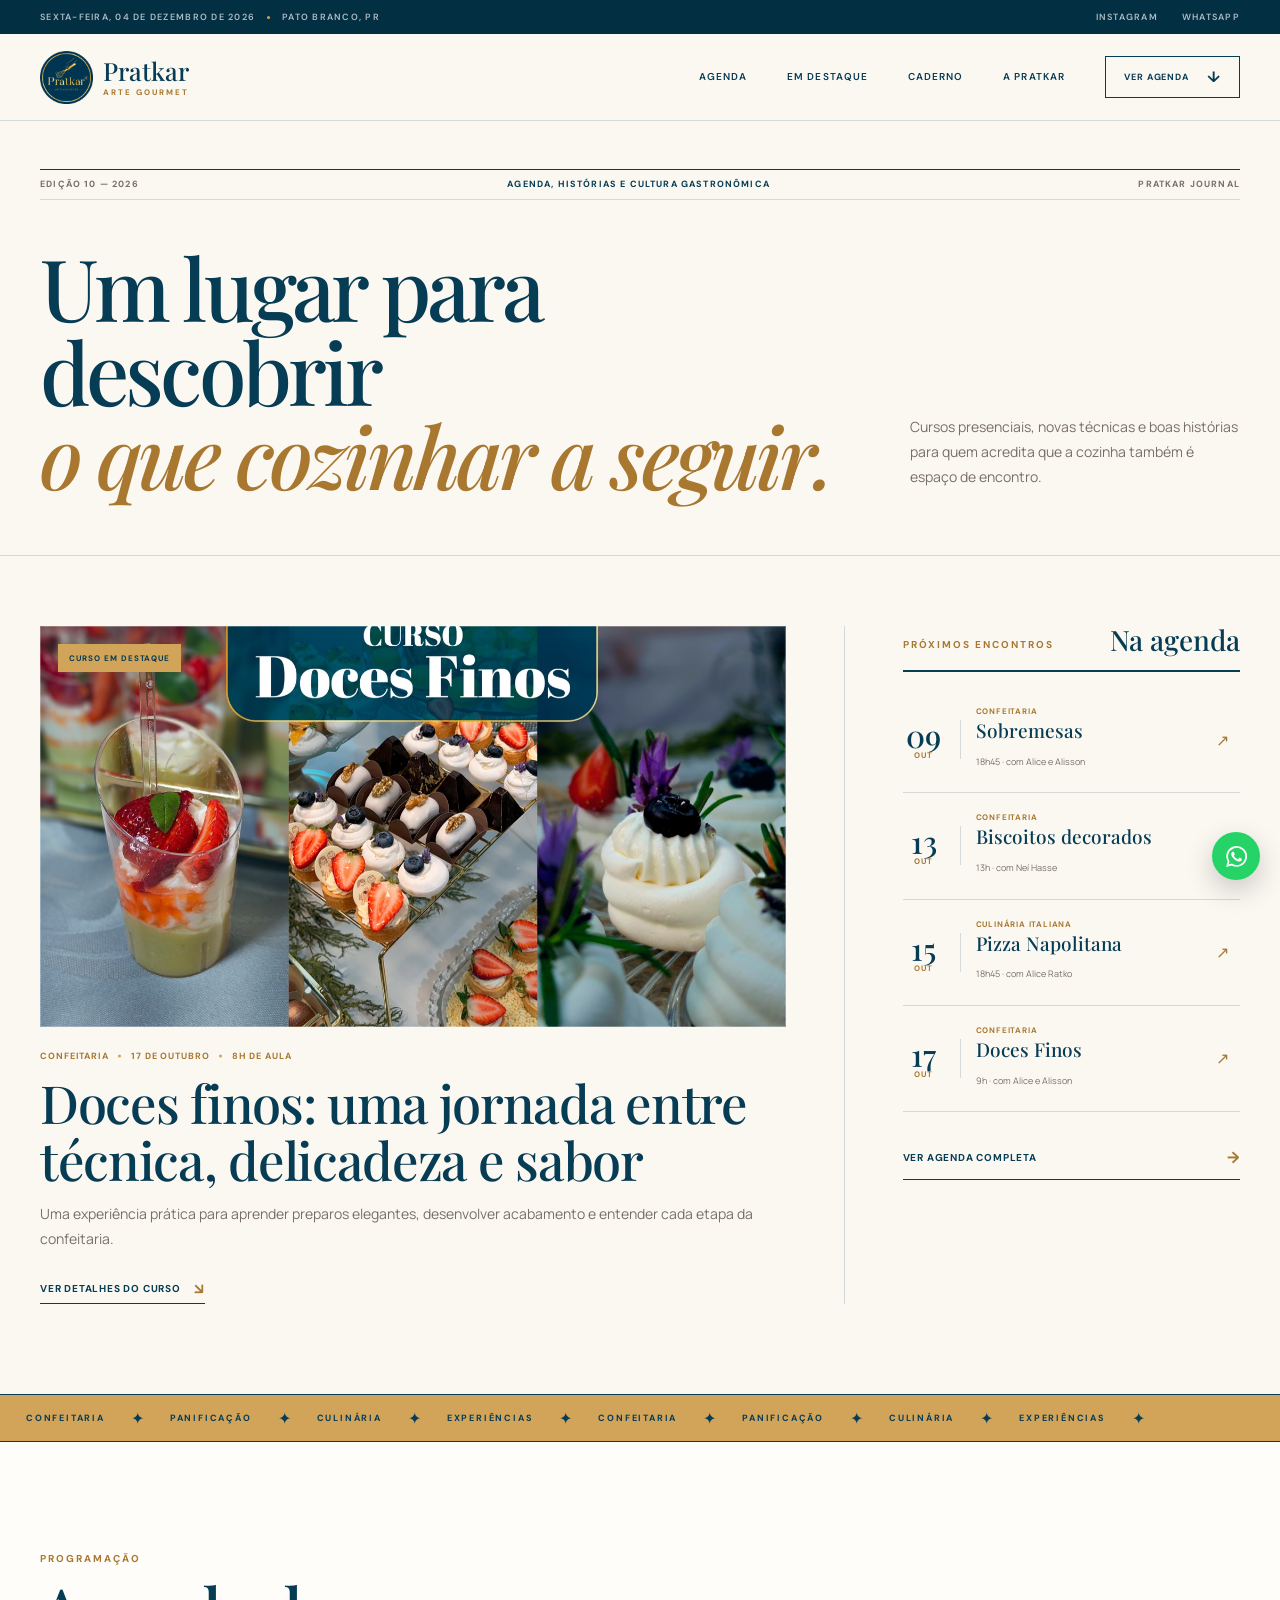
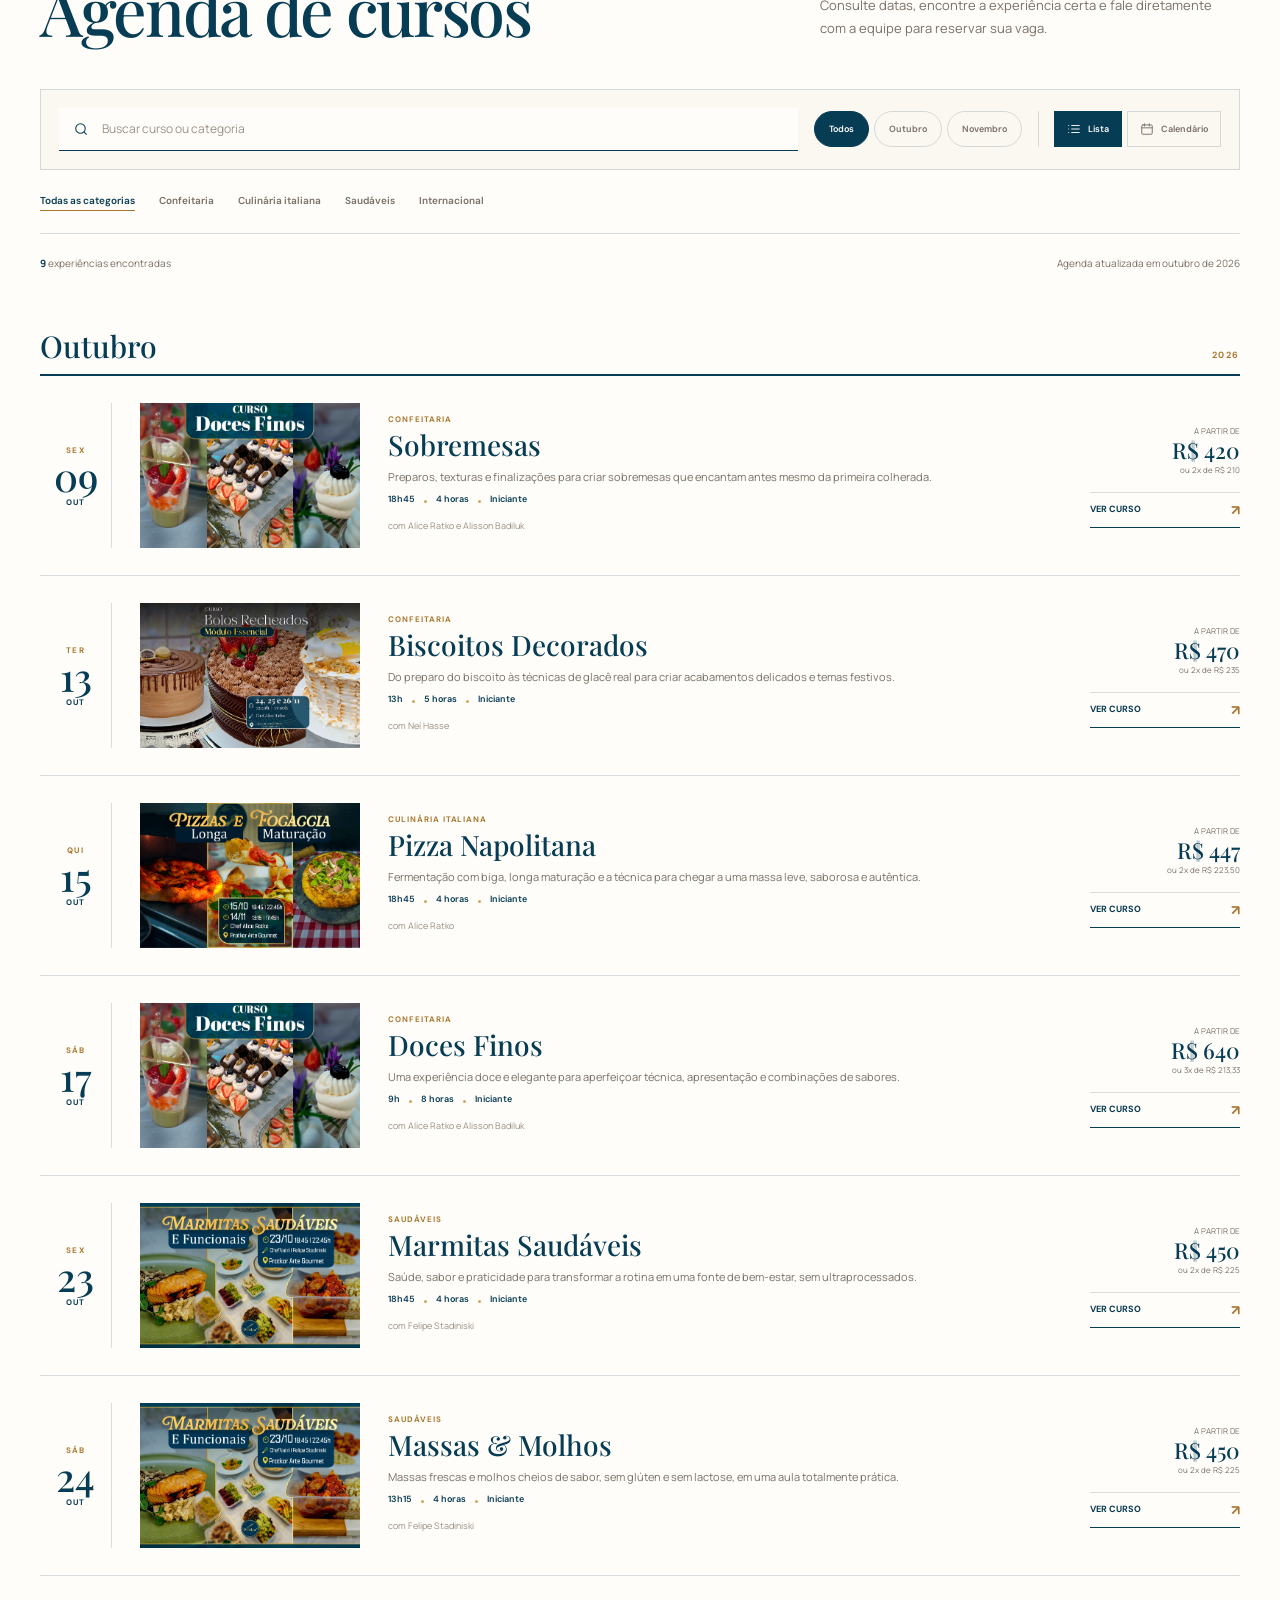
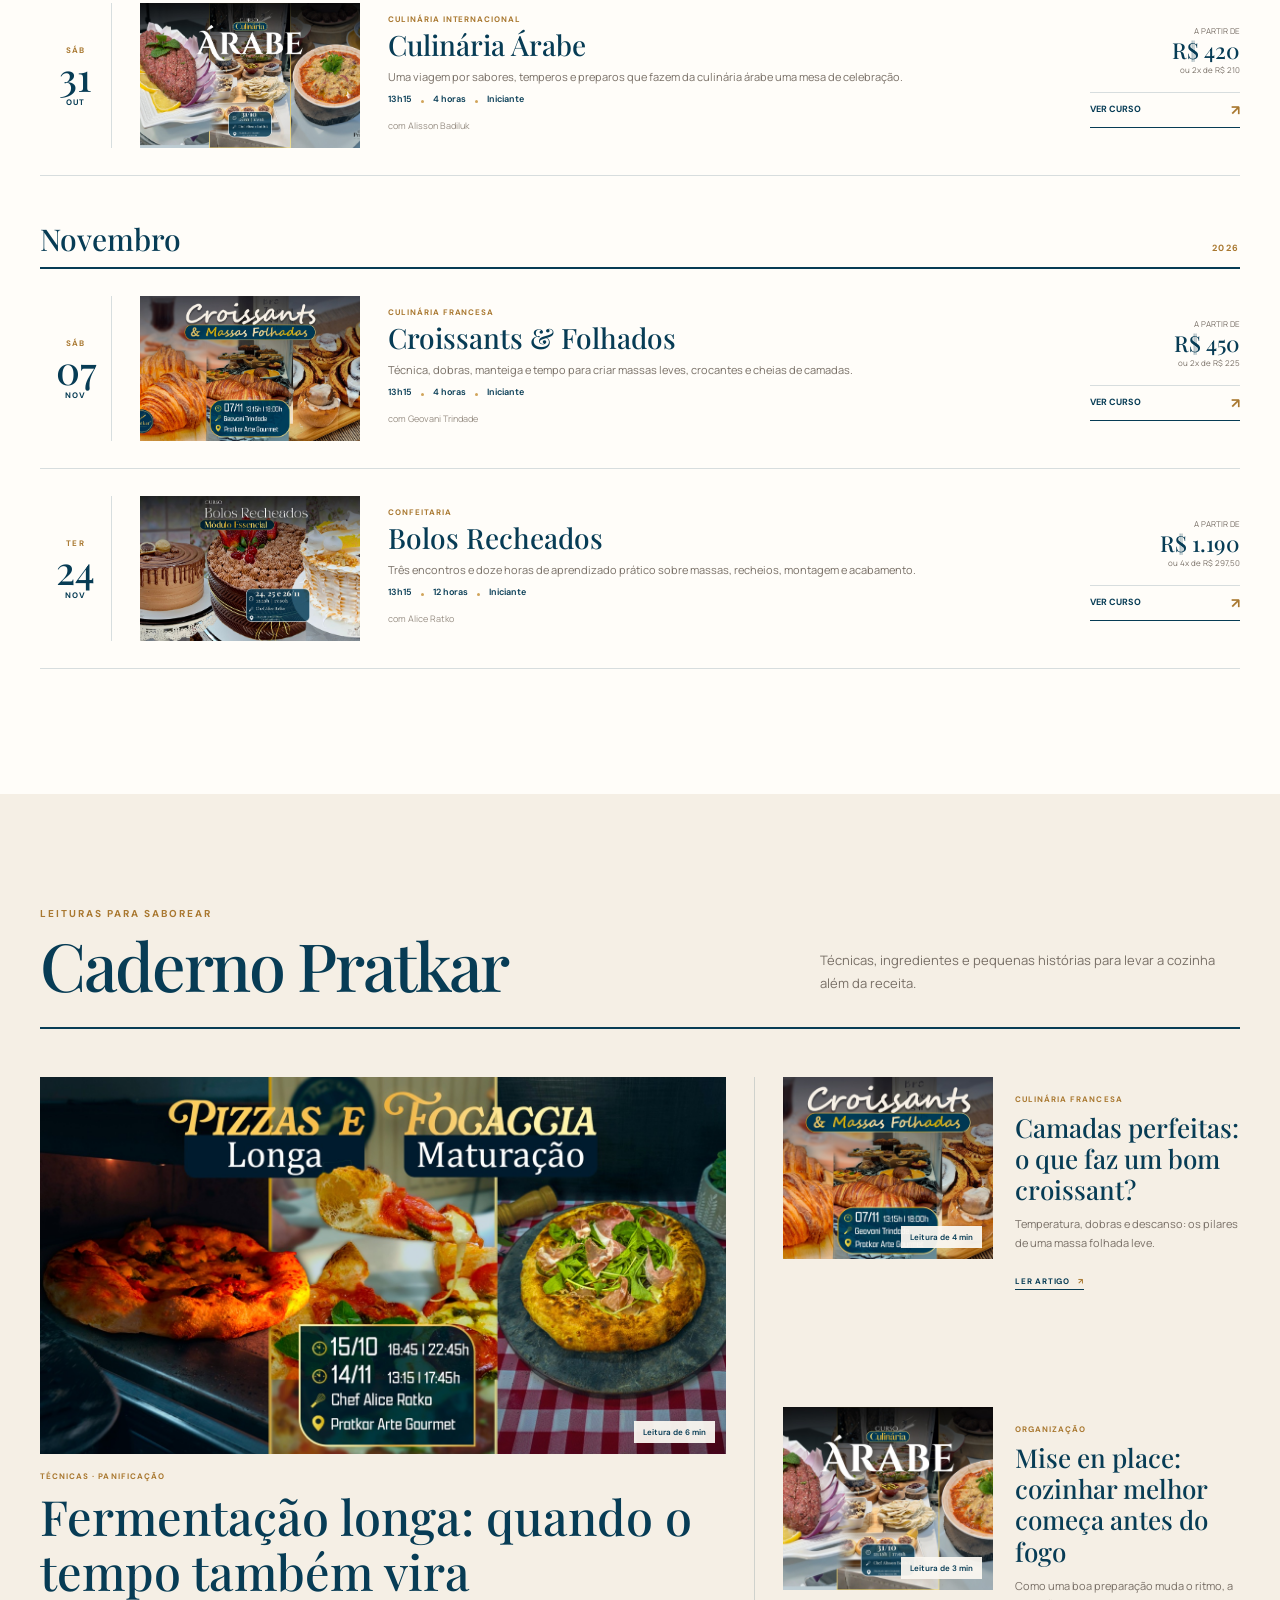
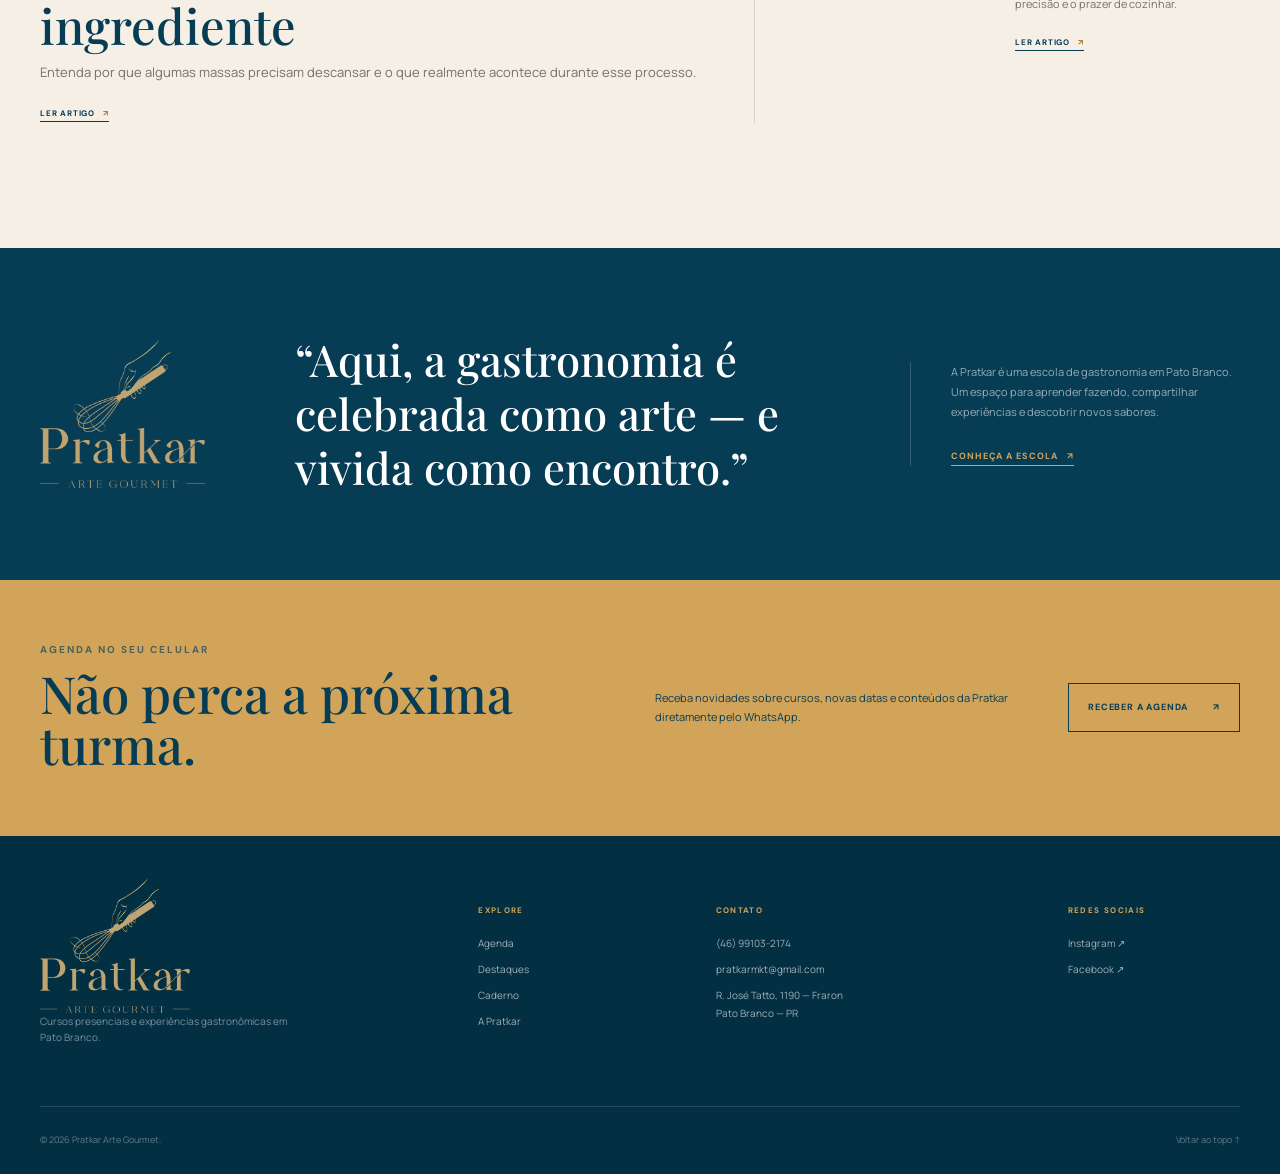
<file: index.html>
<!doctype html>
<html lang="pt-BR">
<head>
  <meta charset="UTF-8">
  <meta name="viewport" content="width=device-width, initial-scale=1, viewport-fit=cover">
  <meta name="theme-color" content="#073c55">

  <title>Agenda Pratkar | Cursos e Caderno de Gastronomia</title>
  <meta name="description" content="Agenda de cursos presenciais, novidades e conteúdos de gastronomia da Pratkar Arte Gourmet, em Pato Branco, PR.">
  <meta name="robots" content="index, follow, max-image-preview:large">
  <link rel="canonical" href="https://omaycondias.github.io/agenda-pratkar/">

  <meta property="og:type" content="website">
  <meta property="og:locale" content="pt_BR">
  <meta property="og:site_name" content="Pratkar Arte Gourmet">
  <meta property="og:title" content="Agenda Pratkar — cursos, histórias e sabores">
  <meta property="og:description" content="Confira as próximas turmas e acompanhe o caderno de gastronomia da Pratkar.">
  <meta property="og:image" content="https://omaycondias.github.io/agenda-pratkar/assets/img/pratkar/curso-doces.jpg">

  <link rel="preconnect" href="https://fonts.googleapis.com">
  <link rel="preconnect" href="https://fonts.gstatic.com" crossorigin>
  <link href="https://fonts.googleapis.com/css2?family=DM+Sans:wght@400;500;600;700&amp;family=Manrope:wght@400;500;600&amp;family=Playfair+Display:ital,wght@0,500;0,600;1,500&amp;display=swap" rel="stylesheet">
  <link rel="icon" href="assets/img/pratkar/logo-circular-gold.png" type="image/png">
  <link rel="stylesheet" href="assets/css/style.css">

  <script type="application/ld+json">
  {
    "@context": "https://schema.org",
    "@type": "EducationalOrganization",
    "name": "Pratkar Arte Gourmet",
    "url": "https://omaycondias.github.io/agenda-pratkar/",
    "telephone": "+55 46 99103-2174",
    "email": "pratkarmkt@gmail.com",
    "address": {
      "@type": "PostalAddress",
      "streetAddress": "R. José Tatto, 1190 - Fraron",
      "addressLocality": "Pato Branco",
      "addressRegion": "PR",
      "postalCode": "85503-290",
      "addressCountry": "BR"
    }
  }
  </script>
</head>

<body>
  <a class="skip-link" href="#conteudo">Pular para o conteúdo</a>

  <div class="newsbar">
    <div class="container newsbar__inner">
      <p><span id="today">Agenda Pratkar</span><i></i>Pato Branco, PR</p>
      <div>
        <a href="https://www.instagram.com/pratkarartegourmet/" target="_blank" rel="noopener">Instagram</a>
        <a href="https://wa.me/5546991032174" target="_blank" rel="noopener">WhatsApp</a>
      </div>
    </div>
  </div>

  <header class="site-header" id="header">
    <div class="container site-header__inner">
      <a class="brand" href="#inicio" aria-label="Pratkar Arte Gourmet — página inicial">
        <img src="assets/img/pratkar/logo-pratkar.png" alt="" width="58" height="58">
        <span><strong>Pratkar</strong><small>Arte Gourmet</small></span>
      </a>

      <nav class="nav" id="menu" aria-label="Navegação principal">
        <a href="#agenda">Agenda</a>
        <a href="#destaques">Em destaque</a>
        <a href="#caderno">Caderno</a>
        <a href="#sobre">A Pratkar</a>
      </nav>

      <div class="header-actions">
        <a class="agenda-shortcut" href="#agenda"><span>Ver agenda</span><b aria-hidden="true">↓</b></a>
        <button class="menu-button" type="button" aria-controls="menu" aria-expanded="false" aria-label="Abrir menu"><span></span><span></span></button>
      </div>
    </div>
  </header>

  <main id="conteudo">
    <section class="masthead" id="inicio">
      <div class="container">
        <div class="masthead__edition reveal">
          <span>Edição 10 — 2026</span>
          <p>Agenda, histórias e cultura gastronômica</p>
          <span>Pratkar Journal</span>
        </div>

        <div class="masthead__title reveal">
          <h1>Um lugar para descobrir<br><em>o que cozinhar a seguir.</em></h1>
          <p>Cursos presenciais, novas técnicas e boas histórias para quem acredita que a cozinha também é espaço de encontro.</p>
        </div>
      </div>
    </section>

    <section class="cover-section" id="destaques" aria-labelledby="cover-title">
      <div class="container cover-grid">
        <article class="cover-story reveal">
          <a class="cover-story__image" href="#evento-doces">
            <img src="assets/img/pratkar/curso-doces.jpg" alt="Doces finos preparados em aula na Pratkar" width="1400" height="787" fetchpriority="high">
            <span class="label">Curso em destaque</span>
          </a>
          <div class="cover-story__content">
            <div class="cover-story__meta"><span>Confeitaria</span><time datetime="2026-10-17">17 de outubro</time><span>8h de aula</span></div>
            <h2 id="cover-title"><a href="#evento-doces">Doces finos: uma jornada entre técnica, delicadeza e sabor</a></h2>
            <p>Uma experiência prática para aprender preparos elegantes, desenvolver acabamento e entender cada etapa da confeitaria.</p>
            <a class="read-link" href="#evento-doces">Ver detalhes do curso <span aria-hidden="true">↘</span></a>
          </div>
        </article>

        <aside class="next-list reveal reveal--delay" aria-labelledby="next-title">
          <div class="next-list__heading">
            <p class="kicker">Próximos encontros</p>
            <h2 id="next-title">Na agenda</h2>
          </div>

          <a class="next-item" href="#evento-sobremesas">
            <time datetime="2026-10-09"><strong>09</strong><span>OUT</span></time>
            <div><p>Confeitaria</p><h3>Sobremesas</h3><span>18h45 · com Alice e Alisson</span></div>
            <i aria-hidden="true">↗</i>
          </a>
          <a class="next-item" href="#evento-biscoitos">
            <time datetime="2026-10-13"><strong>13</strong><span>OUT</span></time>
            <div><p>Confeitaria</p><h3>Biscoitos decorados</h3><span>13h · com Neí Hasse</span></div>
            <i aria-hidden="true">↗</i>
          </a>
          <a class="next-item" href="#evento-pizza">
            <time datetime="2026-10-15"><strong>15</strong><span>OUT</span></time>
            <div><p>Culinária italiana</p><h3>Pizza Napolitana</h3><span>18h45 · com Alice Ratko</span></div>
            <i aria-hidden="true">↗</i>
          </a>
          <a class="next-item" href="#evento-doces">
            <time datetime="2026-10-17"><strong>17</strong><span>OUT</span></time>
            <div><p>Confeitaria</p><h3>Doces Finos</h3><span>9h · com Alice e Alisson</span></div>
            <i aria-hidden="true">↗</i>
          </a>

          <a class="next-list__all" href="#agenda">Ver agenda completa <span aria-hidden="true">→</span></a>
        </aside>
      </div>
    </section>

    <div class="marquee" aria-hidden="true">
      <div><span>Confeitaria</span><i>✦</i><span>Panificação</span><i>✦</i><span>Culinária</span><i>✦</i><span>Experiências</span><i>✦</i><span>Confeitaria</span><i>✦</i><span>Panificação</span><i>✦</i><span>Culinária</span><i>✦</i><span>Experiências</span><i>✦</i></div>
    </div>

    <section class="agenda-section" id="agenda" aria-labelledby="agenda-title">
      <div class="container">
        <header class="section-header reveal">
          <div><p class="kicker">Programação</p><h2 id="agenda-title">Agenda de cursos</h2></div>
          <p>Consulte datas, encontre a experiência certa e fale diretamente com a equipe para reservar sua vaga.</p>
        </header>

        <div class="agenda-tools reveal">
          <label class="search-box" for="course-search">
            <svg viewBox="0 0 24 24" aria-hidden="true"><circle cx="11" cy="11" r="7"></circle><path d="m20 20-4-4"></path></svg>
            <input id="course-search" type="search" placeholder="Buscar curso ou categoria" autocomplete="off">
          </label>

          <div class="month-filters" role="group" aria-label="Filtrar por mês">
            <button class="month-filter is-active" type="button" data-month="todos" aria-pressed="true">Todos</button>
            <button class="month-filter" type="button" data-month="10" aria-pressed="false">Outubro</button>
            <button class="month-filter" type="button" data-month="11" aria-pressed="false">Novembro</button>
          </div>

          <div class="view-switch" role="group" aria-label="Modo de visualização">
            <button class="view-button is-active" type="button" data-view="list" aria-pressed="true">
              <svg viewBox="0 0 24 24" aria-hidden="true"><path d="M8 6h13M8 12h13M8 18h13M3 6h.01M3 12h.01M3 18h.01"></path></svg>Lista
            </button>
            <button class="view-button" type="button" data-view="calendar" aria-pressed="false">
              <svg viewBox="0 0 24 24" aria-hidden="true"><rect x="3" y="5" width="18" height="16" rx="2"></rect><path d="M16 3v4M8 3v4M3 10h18"></path></svg>Calendário
            </button>
          </div>
        </div>

        <div class="category-row reveal" role="group" aria-label="Filtrar por categoria">
          <button class="category-filter is-active" type="button" data-category="todos" aria-pressed="true">Todas as categorias</button>
          <button class="category-filter" type="button" data-category="confeitaria" aria-pressed="false">Confeitaria</button>
          <button class="category-filter" type="button" data-category="italiana" aria-pressed="false">Culinária italiana</button>
          <button class="category-filter" type="button" data-category="saudaveis" aria-pressed="false">Saudáveis</button>
          <button class="category-filter" type="button" data-category="internacional" aria-pressed="false">Internacional</button>
        </div>

        <div class="agenda-status reveal">
          <p><strong id="event-count">9</strong> experiências encontradas</p>
          <span>Agenda atualizada em outubro de 2026</span>
        </div>

        <div class="agenda-list" id="agenda-list">
          <div class="month-divider" data-month-label="10"><span>Outubro</span><b>2026</b></div>

          <article class="event-card reveal" id="evento-sobremesas" data-date="2026-10-09" data-month="10" data-category="confeitaria" data-title="Sobremesas">
            <time class="event-card__date" datetime="2026-10-09"><span>SEX</span><strong>09</strong><small>OUT</small></time>
            <a class="event-card__image" href="https://wa.me/5546991032174?text=Ol%C3%A1%21%20Quero%20saber%20mais%20sobre%20o%20curso%20de%20Sobremesas." target="_blank" rel="noopener"><img src="assets/img/pratkar/curso-doces.jpg" alt="Curso de sobremesas" width="1400" height="787" loading="lazy"></a>
            <div class="event-card__content"><p class="event-card__category">Confeitaria</p><h3>Sobremesas</h3><p>Preparos, texturas e finalizações para criar sobremesas que encantam antes mesmo da primeira colherada.</p><ul><li>18h45</li><li>4 horas</li><li>Iniciante</li></ul><span>com Alice Ratko e Alisson Badiluk</span></div>
            <div class="event-card__action"><small>a partir de</small><strong>R$ 420</strong><span>ou 2x de R$ 210</span><a href="https://wa.me/5546991032174?text=Ol%C3%A1%21%20Quero%20saber%20mais%20sobre%20o%20curso%20de%20Sobremesas." target="_blank" rel="noopener">Ver curso <b aria-hidden="true">↗</b></a></div>
          </article>

          <article class="event-card reveal" id="evento-biscoitos" data-date="2026-10-13" data-month="10" data-category="confeitaria" data-title="Biscoitos Decorados com Glacê Real">
            <time class="event-card__date" datetime="2026-10-13"><span>TER</span><strong>13</strong><small>OUT</small></time>
            <a class="event-card__image" href="https://wa.me/5546991032174?text=Ol%C3%A1%21%20Quero%20saber%20mais%20sobre%20o%20curso%20de%20Biscoitos%20Decorados." target="_blank" rel="noopener"><img src="assets/img/pratkar/curso-bolos.jpg" alt="Curso de biscoitos decorados" width="1400" height="787" loading="lazy"></a>
            <div class="event-card__content"><p class="event-card__category">Confeitaria</p><h3>Biscoitos Decorados</h3><p>Do preparo do biscoito às técnicas de glacê real para criar acabamentos delicados e temas festivos.</p><ul><li>13h</li><li>5 horas</li><li>Iniciante</li></ul><span>com Neí Hasse</span></div>
            <div class="event-card__action"><small>a partir de</small><strong>R$ 470</strong><span>ou 2x de R$ 235</span><a href="https://wa.me/5546991032174?text=Ol%C3%A1%21%20Quero%20saber%20mais%20sobre%20o%20curso%20de%20Biscoitos%20Decorados." target="_blank" rel="noopener">Ver curso <b aria-hidden="true">↗</b></a></div>
          </article>

          <article class="event-card reveal" id="evento-pizza" data-date="2026-10-15" data-month="10" data-category="italiana" data-title="Pizza Napolitana">
            <time class="event-card__date" datetime="2026-10-15"><span>QUI</span><strong>15</strong><small>OUT</small></time>
            <a class="event-card__image" href="https://wa.me/5546991032174?text=Ol%C3%A1%21%20Quero%20me%20inscrever%20no%20curso%20de%20Pizza%20Napolitana." target="_blank" rel="noopener"><img src="assets/img/pratkar/curso-pizza.jpg" alt="Curso de Pizza Napolitana" width="1400" height="787" loading="lazy"></a>
            <div class="event-card__content"><p class="event-card__category">Culinária italiana</p><h3>Pizza Napolitana</h3><p>Fermentação com biga, longa maturação e a técnica para chegar a uma massa leve, saborosa e autêntica.</p><ul><li>18h45</li><li>4 horas</li><li>Iniciante</li></ul><span>com Alice Ratko</span></div>
            <div class="event-card__action"><small>a partir de</small><strong>R$ 447</strong><span>ou 2x de R$ 223,50</span><a href="https://wa.me/5546991032174?text=Ol%C3%A1%21%20Quero%20me%20inscrever%20no%20curso%20de%20Pizza%20Napolitana." target="_blank" rel="noopener">Ver curso <b aria-hidden="true">↗</b></a></div>
          </article>

          <article class="event-card reveal" id="evento-doces" data-date="2026-10-17" data-month="10" data-category="confeitaria" data-title="Doces Finos">
            <time class="event-card__date" datetime="2026-10-17"><span>SÁB</span><strong>17</strong><small>OUT</small></time>
            <a class="event-card__image" href="https://wa.me/5546991032174?text=Ol%C3%A1%21%20Quero%20me%20inscrever%20no%20curso%20de%20Doces%20Finos." target="_blank" rel="noopener"><img src="assets/img/pratkar/curso-doces.jpg" alt="Curso de Doces Finos" width="1400" height="787" loading="lazy"></a>
            <div class="event-card__content"><p class="event-card__category">Confeitaria</p><h3>Doces Finos</h3><p>Uma experiência doce e elegante para aperfeiçoar técnica, apresentação e combinações de sabores.</p><ul><li>9h</li><li>8 horas</li><li>Iniciante</li></ul><span>com Alice Ratko e Alisson Badiluk</span></div>
            <div class="event-card__action"><small>a partir de</small><strong>R$ 640</strong><span>ou 3x de R$ 213,33</span><a href="https://wa.me/5546991032174?text=Ol%C3%A1%21%20Quero%20me%20inscrever%20no%20curso%20de%20Doces%20Finos." target="_blank" rel="noopener">Ver curso <b aria-hidden="true">↗</b></a></div>
          </article>

          <article class="event-card reveal" id="evento-marmitas" data-date="2026-10-23" data-month="10" data-category="saudaveis" data-title="Marmitas Saudáveis e Funcionais">
            <time class="event-card__date" datetime="2026-10-23"><span>SEX</span><strong>23</strong><small>OUT</small></time>
            <a class="event-card__image" href="https://wa.me/5546991032174?text=Ol%C3%A1%21%20Quero%20me%20inscrever%20no%20curso%20de%20Marmitas%20Saud%C3%A1veis." target="_blank" rel="noopener"><img src="assets/img/pratkar/curso-marmitas.jpg" alt="Curso de Marmitas Saudáveis" width="1400" height="787" loading="lazy"></a>
            <div class="event-card__content"><p class="event-card__category">Saudáveis</p><h3>Marmitas Saudáveis</h3><p>Saúde, sabor e praticidade para transformar a rotina em uma fonte de bem-estar, sem ultraprocessados.</p><ul><li>18h45</li><li>4 horas</li><li>Iniciante</li></ul><span>com Felipe Stadiniski</span></div>
            <div class="event-card__action"><small>a partir de</small><strong>R$ 450</strong><span>ou 2x de R$ 225</span><a href="https://wa.me/5546991032174?text=Ol%C3%A1%21%20Quero%20me%20inscrever%20no%20curso%20de%20Marmitas%20Saud%C3%A1veis." target="_blank" rel="noopener">Ver curso <b aria-hidden="true">↗</b></a></div>
          </article>

          <article class="event-card reveal" id="evento-massas" data-date="2026-10-24" data-month="10" data-category="saudaveis" data-title="Massas e Molhos sem Glúten e sem Lactose">
            <time class="event-card__date" datetime="2026-10-24"><span>SÁB</span><strong>24</strong><small>OUT</small></time>
            <a class="event-card__image" href="https://wa.me/5546991032174?text=Ol%C3%A1%21%20Quero%20saber%20mais%20sobre%20Massas%20e%20Molhos%20sem%20Gl%C3%BAten." target="_blank" rel="noopener"><img src="assets/img/pratkar/curso-marmitas.jpg" alt="Curso de massas e molhos sem glúten e sem lactose" width="1400" height="787" loading="lazy"></a>
            <div class="event-card__content"><p class="event-card__category">Saudáveis</p><h3>Massas &amp; Molhos</h3><p>Massas frescas e molhos cheios de sabor, sem glúten e sem lactose, em uma aula totalmente prática.</p><ul><li>13h15</li><li>4 horas</li><li>Iniciante</li></ul><span>com Felipe Stadiniski</span></div>
            <div class="event-card__action"><small>a partir de</small><strong>R$ 450</strong><span>ou 2x de R$ 225</span><a href="https://wa.me/5546991032174?text=Ol%C3%A1%21%20Quero%20saber%20mais%20sobre%20Massas%20e%20Molhos%20sem%20Gl%C3%BAten." target="_blank" rel="noopener">Ver curso <b aria-hidden="true">↗</b></a></div>
          </article>

          <article class="event-card reveal" id="evento-arabe" data-date="2026-10-31" data-month="10" data-category="internacional" data-title="Culinária Árabe">
            <time class="event-card__date" datetime="2026-10-31"><span>SÁB</span><strong>31</strong><small>OUT</small></time>
            <a class="event-card__image" href="https://wa.me/5546991032174?text=Ol%C3%A1%21%20Quero%20me%20inscrever%20no%20curso%20de%20Culin%C3%A1ria%20%C3%81rabe." target="_blank" rel="noopener"><img src="assets/img/pratkar/curso-arabe.jpg" alt="Curso de Culinária Árabe" width="1400" height="787" loading="lazy"></a>
            <div class="event-card__content"><p class="event-card__category">Culinária internacional</p><h3>Culinária Árabe</h3><p>Uma viagem por sabores, temperos e preparos que fazem da culinária árabe uma mesa de celebração.</p><ul><li>13h15</li><li>4 horas</li><li>Iniciante</li></ul><span>com Alisson Badiluk</span></div>
            <div class="event-card__action"><small>a partir de</small><strong>R$ 420</strong><span>ou 2x de R$ 210</span><a href="https://wa.me/5546991032174?text=Ol%C3%A1%21%20Quero%20me%20inscrever%20no%20curso%20de%20Culin%C3%A1ria%20%C3%81rabe." target="_blank" rel="noopener">Ver curso <b aria-hidden="true">↗</b></a></div>
          </article>

          <div class="month-divider" data-month-label="11"><span>Novembro</span><b>2026</b></div>

          <article class="event-card reveal" id="evento-croissant" data-date="2026-11-07" data-month="11" data-category="internacional" data-title="Croissants e Massas Folhadas">
            <time class="event-card__date" datetime="2026-11-07"><span>SÁB</span><strong>07</strong><small>NOV</small></time>
            <a class="event-card__image" href="https://wa.me/5546991032174?text=Ol%C3%A1%21%20Quero%20me%20inscrever%20no%20curso%20de%20Croissants%20e%20Massas%20Folhadas." target="_blank" rel="noopener"><img src="assets/img/pratkar/curso-croissant.jpg" alt="Curso de Croissants e Massas Folhadas" width="1400" height="787" loading="lazy"></a>
            <div class="event-card__content"><p class="event-card__category">Culinária francesa</p><h3>Croissants &amp; Folhados</h3><p>Técnica, dobras, manteiga e tempo para criar massas leves, crocantes e cheias de camadas.</p><ul><li>13h15</li><li>4 horas</li><li>Iniciante</li></ul><span>com Geovani Trindade</span></div>
            <div class="event-card__action"><small>a partir de</small><strong>R$ 450</strong><span>ou 2x de R$ 225</span><a href="https://wa.me/5546991032174?text=Ol%C3%A1%21%20Quero%20me%20inscrever%20no%20curso%20de%20Croissants%20e%20Massas%20Folhadas." target="_blank" rel="noopener">Ver curso <b aria-hidden="true">↗</b></a></div>
          </article>

          <article class="event-card reveal" id="evento-bolos" data-date="2026-11-24" data-month="11" data-category="confeitaria" data-title="Bolos Recheados - Confeitaria Essencial">
            <time class="event-card__date" datetime="2026-11-24"><span>TER</span><strong>24</strong><small>NOV</small></time>
            <a class="event-card__image" href="https://wa.me/5546991032174?text=Ol%C3%A1%21%20Quero%20me%20inscrever%20no%20curso%20de%20Bolos%20Recheados." target="_blank" rel="noopener"><img src="assets/img/pratkar/curso-bolos.jpg" alt="Curso de Bolos Recheados" width="1400" height="787" loading="lazy"></a>
            <div class="event-card__content"><p class="event-card__category">Confeitaria</p><h3>Bolos Recheados</h3><p>Três encontros e doze horas de aprendizado prático sobre massas, recheios, montagem e acabamento.</p><ul><li>13h15</li><li>12 horas</li><li>Iniciante</li></ul><span>com Alice Ratko</span></div>
            <div class="event-card__action"><small>a partir de</small><strong>R$ 1.190</strong><span>ou 4x de R$ 297,50</span><a href="https://wa.me/5546991032174?text=Ol%C3%A1%21%20Quero%20me%20inscrever%20no%20curso%20de%20Bolos%20Recheados." target="_blank" rel="noopener">Ver curso <b aria-hidden="true">↗</b></a></div>
          </article>

          <div class="empty-state" id="empty-state" hidden><span aria-hidden="true">⌕</span><h3>Nenhum curso encontrado</h3><p>Tente outro termo ou remova os filtros.</p></div>
        </div>

        <div class="calendar-panel" id="calendar-panel" hidden>
          <div class="calendar-head">
            <button type="button" id="calendar-prev" aria-label="Mês anterior">←</button>
            <h3 id="calendar-title">Outubro de 2026</h3>
            <button type="button" id="calendar-next" aria-label="Próximo mês">→</button>
          </div>
          <div class="calendar-weekdays" aria-hidden="true"><span>DOM</span><span>SEG</span><span>TER</span><span>QUA</span><span>QUI</span><span>SEX</span><span>SÁB</span></div>
          <div class="calendar-grid" id="calendar-grid"></div>
          <p class="calendar-note"><span></span> Selecione um curso no calendário para ver os detalhes na agenda.</p>
        </div>
      </div>
    </section>

    <section class="notebook-section" id="caderno" aria-labelledby="notebook-title">
      <div class="container">
        <header class="section-header section-header--notebook reveal">
          <div><p class="kicker">Leituras para saborear</p><h2 id="notebook-title">Caderno Pratkar</h2></div>
          <p>Técnicas, ingredientes e pequenas histórias para levar a cozinha além da receita.</p>
        </header>

        <div class="notebook-grid">
          <article class="post-card post-card--lead reveal">
            <button type="button" class="post-card__button" data-article="fermentacao" aria-haspopup="dialog">
              <span class="post-card__image"><img src="assets/img/pratkar/curso-pizza.jpg" alt="Massa de pizza de longa fermentação" width="1400" height="787" loading="lazy"><i>Leitura de 6 min</i></span>
              <span class="post-card__content"><small>Técnicas · Panificação</small><strong>Fermentação longa: quando o tempo também vira ingrediente</strong><p>Entenda por que algumas massas precisam descansar e o que realmente acontece durante esse processo.</p><b>Ler artigo <i aria-hidden="true">↗</i></b></span>
            </button>
          </article>

          <article class="post-card reveal reveal--delay-1">
            <button type="button" class="post-card__button" data-article="croissant" aria-haspopup="dialog">
              <span class="post-card__image"><img src="assets/img/pratkar/curso-croissant.jpg" alt="Croissants e massas folhadas" width="1400" height="787" loading="lazy"><i>Leitura de 4 min</i></span>
              <span class="post-card__content"><small>Culinária francesa</small><strong>Camadas perfeitas: o que faz um bom croissant?</strong><p>Temperatura, dobras e descanso: os pilares de uma massa folhada leve.</p><b>Ler artigo <i aria-hidden="true">↗</i></b></span>
            </button>
          </article>

          <article class="post-card reveal reveal--delay-2">
            <button type="button" class="post-card__button" data-article="mise-en-place" aria-haspopup="dialog">
              <span class="post-card__image"><img src="assets/img/pratkar/curso-arabe.jpg" alt="Ingredientes organizados para o preparo" width="1400" height="787" loading="lazy"><i>Leitura de 3 min</i></span>
              <span class="post-card__content"><small>Organização</small><strong>Mise en place: cozinhar melhor começa antes do fogo</strong><p>Como uma boa preparação muda o ritmo, a precisão e o prazer de cozinhar.</p><b>Ler artigo <i aria-hidden="true">↗</i></b></span>
            </button>
          </article>
        </div>
      </div>
    </section>

    <section class="about-strip" id="sobre">
      <div class="container about-strip__grid reveal">
        <div class="about-strip__brand"><img src="assets/img/pratkar/logo-wordmark.png" alt="Pratkar Arte Gourmet" width="1000" height="900" loading="lazy"></div>
        <blockquote>“Aqui, a gastronomia é celebrada como arte — e vivida como encontro.”</blockquote>
        <div class="about-strip__copy"><p>A Pratkar é uma escola de gastronomia em Pato Branco. Um espaço para aprender fazendo, compartilhar experiências e descobrir novos sabores.</p><a href="https://wa.me/5546991032174?text=Ol%C3%A1%21%20Gostaria%20de%20conhecer%20a%20Pratkar." target="_blank" rel="noopener">Conheça a escola <span aria-hidden="true">↗</span></a></div>
      </div>
    </section>

    <section class="agenda-letter">
      <div class="container agenda-letter__inner reveal">
        <div><p class="kicker">Agenda no seu celular</p><h2>Não perca a próxima turma.</h2></div>
        <p>Receba novidades sobre cursos, novas datas e conteúdos da Pratkar diretamente pelo WhatsApp.</p>
        <a href="https://wa.me/5546991032174?text=Ol%C3%A1%21%20Quero%20receber%20a%20agenda%20de%20cursos%20da%20Pratkar." target="_blank" rel="noopener">Receber a agenda <span aria-hidden="true">↗</span></a>
      </div>
    </section>
  </main>

  <footer class="footer">
    <div class="container footer__grid">
      <div class="footer__brand"><img src="assets/img/pratkar/logo-wordmark.png" alt="Pratkar Arte Gourmet" width="1000" height="900" loading="lazy"><p>Cursos presenciais e experiências gastronômicas em Pato Branco.</p></div>
      <div class="footer__column"><span>Explore</span><a href="#agenda">Agenda</a><a href="#destaques">Destaques</a><a href="#caderno">Caderno</a><a href="#sobre">A Pratkar</a></div>
      <div class="footer__column"><span>Contato</span><a href="https://wa.me/5546991032174" target="_blank" rel="noopener">(46) 99103-2174</a><a href="mailto:pratkarmkt@gmail.com">pratkarmkt@gmail.com</a><address>R. José Tatto, 1190 — Fraron<br>Pato Branco — PR</address></div>
      <div class="footer__column"><span>Redes sociais</span><a href="https://www.instagram.com/pratkarartegourmet/" target="_blank" rel="noopener">Instagram ↗</a><a href="https://www.facebook.com/profile.php?id=61595055718199" target="_blank" rel="noopener">Facebook ↗</a></div>
    </div>
    <div class="container footer__bottom"><p>© <span id="year">2026</span> Pratkar Arte Gourmet.</p><a href="#inicio">Voltar ao topo ↑</a></div>
  </footer>

  <dialog class="article-dialog" id="article-dialog" aria-labelledby="dialog-title">
    <button class="dialog-close" type="button" aria-label="Fechar artigo">×</button>
    <div class="article-dialog__media"><img id="dialog-image" src="assets/img/pratkar/curso-pizza.jpg" alt=""></div>
    <article class="article-dialog__article">
      <p class="kicker" id="dialog-category">Caderno Pratkar</p>
      <h2 id="dialog-title"></h2>
      <p class="article-dialog__intro" id="dialog-intro"></p>
      <div class="article-dialog__body" id="dialog-body"></div>
      <footer><span>Pratkar Arte Gourmet</span><button type="button" class="dialog-finish">Voltar ao caderno ↑</button></footer>
    </article>
  </dialog>

  <a class="whatsapp-float" href="https://wa.me/5546991032174?text=Ol%C3%A1%21%20Vim%20pela%20agenda%20da%20Pratkar." target="_blank" rel="noopener" aria-label="Falar com a Pratkar pelo WhatsApp">
    <svg viewBox="0 0 24 24" aria-hidden="true"><path d="M20.5 3.5A11.8 11.8 0 0 0 12.1 0C5.6 0 .3 5.3.3 11.8c0 2.1.6 4.1 1.6 5.9L.2 24l6.4-1.7a11.8 11.8 0 0 0 5.6 1.4h.1c6.5 0 11.8-5.3 11.8-11.8 0-3.2-1.3-6.2-3.6-8.4ZM12.2 21.7c-1.8 0-3.5-.5-5-1.4l-.4-.2-3.8 1 1-3.7-.2-.4a9.8 9.8 0 1 1 8.4 4.7Zm5.4-7.3c-.3-.1-1.8-.9-2-.9-.3-.1-.5-.1-.7.2-.2.3-.8.9-.9 1.1-.2.2-.4.2-.7.1-.3-.2-1.3-.5-2.5-1.5-.9-.8-1.5-1.8-1.7-2.1-.2-.3 0-.5.1-.6l.5-.5c.2-.2.2-.3.3-.5.1-.2.1-.4 0-.5-.1-.2-.7-1.6-.9-2.2-.2-.6-.5-.5-.7-.5h-.6c-.2 0-.5.1-.8.4-.3.3-1 1-1 2.5s1.1 2.9 1.2 3.1c.2.2 2.1 3.2 5.1 4.5.7.3 1.3.5 1.7.6.7.2 1.4.2 1.9.1.6-.1 1.8-.7 2-1.4.3-.7.3-1.3.2-1.4-.1-.3-.3-.4-.6-.5Z"></path></svg>
  </a>

  <script src="assets/js/main.js" defer></script>
</body>
</html>
</file>
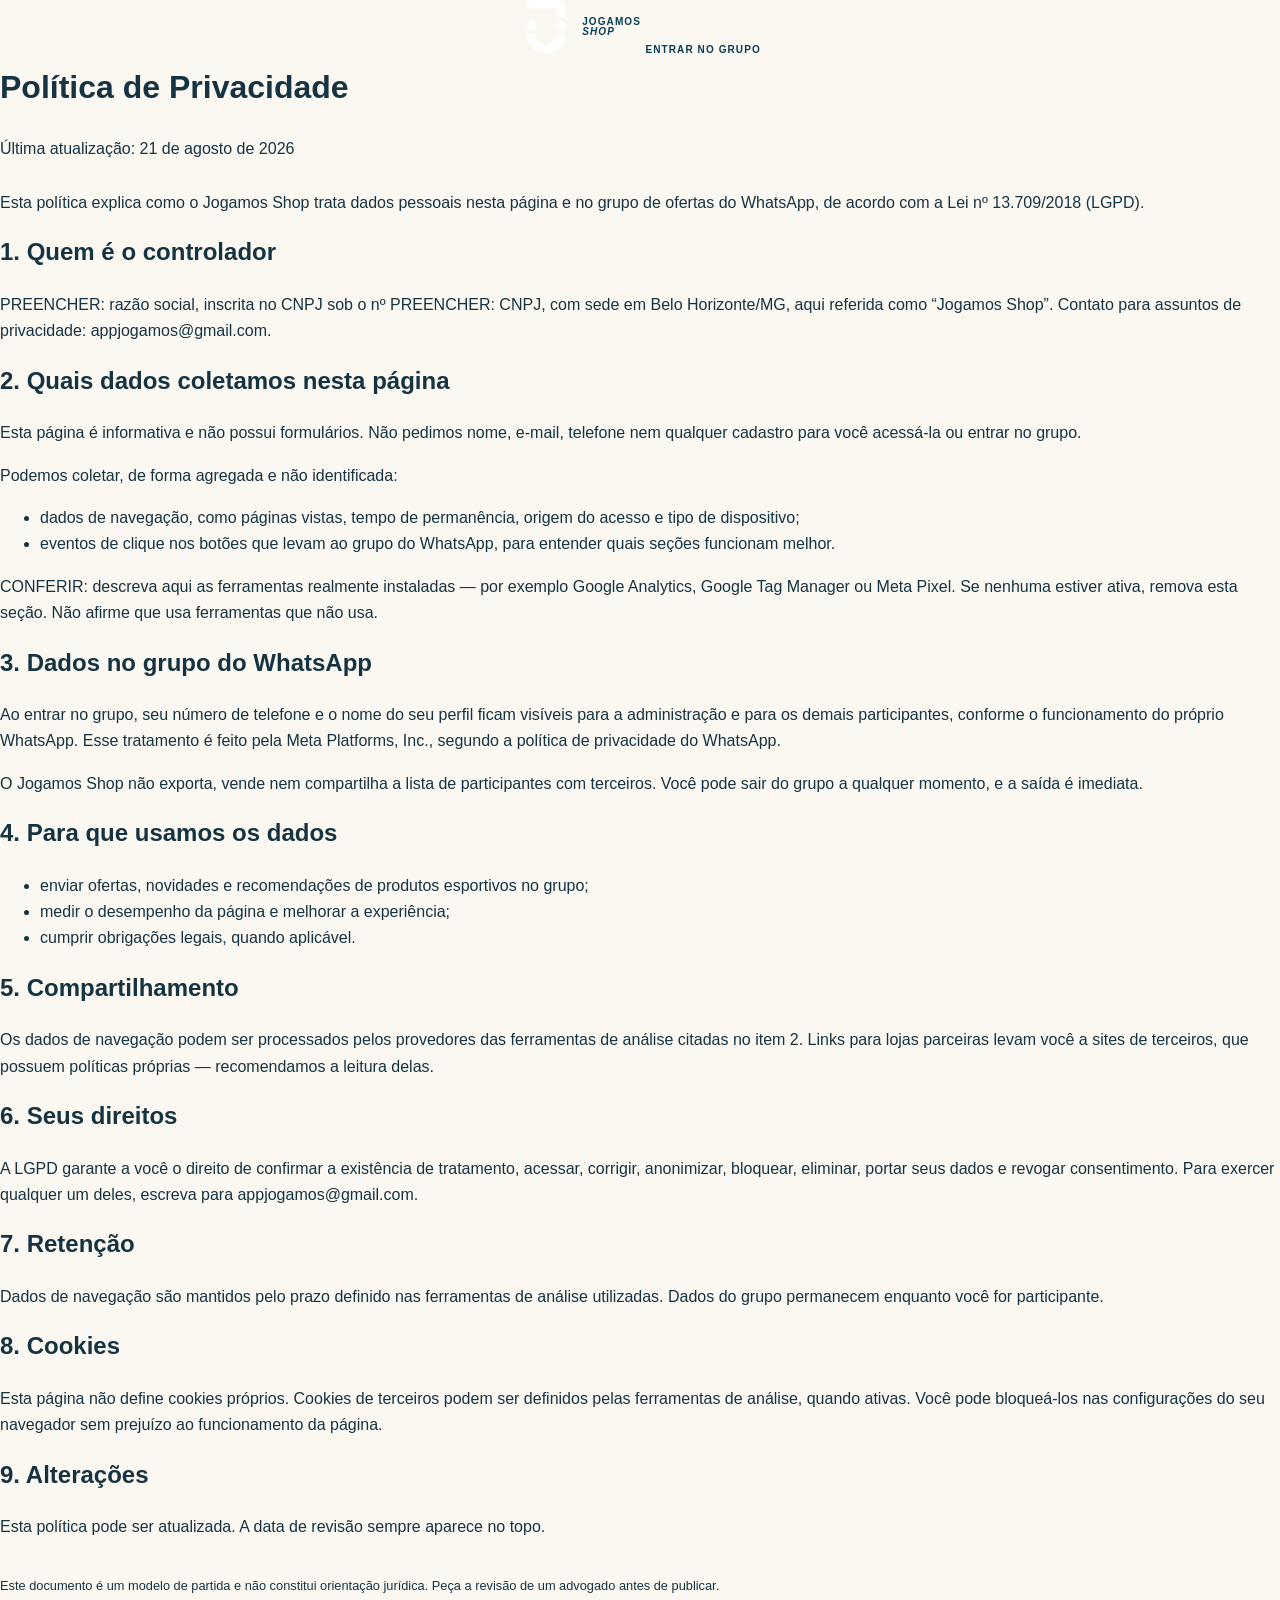
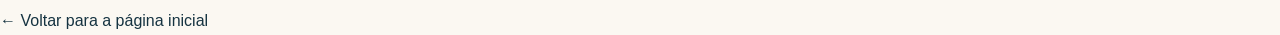
<file: politica-de-privacidade.html>
<!doctype html>
<html lang="pt-BR">
<head>
<meta charset="UTF-8">
<meta name="viewport" content="width=device-width, initial-scale=1">
<title>Política de Privacidade | Jogamos Shop</title>
<meta name="description" content="Política de privacidade do Jogamos Shop: quais dados são tratados nesta página e no grupo de ofertas do WhatsApp.">
<meta name="robots" content="index, follow">
<link rel="canonical" href="https://jogamos-shop.vercel.app/politica-de-privacidade.html">
<link rel="icon" href="assets/img/favicon.png" type="image/png" sizes="512x512">
<link rel="preconnect" href="https://fonts.googleapis.com">
<link rel="preconnect" href="https://fonts.gstatic.com" crossorigin>
<link rel="stylesheet" href="https://fonts.googleapis.com/css2?family=Archivo:wdth,wght@75..100,400..900&family=Inter:wght@400;500;600&display=swap">
<link rel="stylesheet" href="https://fonts.googleapis.com/css2?family=Poppins:wght@700&text=jogamshp&display=swap">
<link rel="stylesheet" href="assets/css/style.css">
</head>
<body>

<header class="nav is-stuck">
  <div class="nav__in">
    <a class="brand" href="index.html" aria-label="Jogamos Shop — início">
      <img class="mark" src="assets/img/logo-simbolo.png" alt="" width="96" height="128" aria-hidden="true" decoding="async">
      <span class="brand__txt">Jogamos<i>Shop</i></span>
    </a>
    <a class="btn btn--wa btn--sm" data-wa href="https://chat.whatsapp.com/IylWMlh44Us2kKs3klrIwn" target="_blank" rel="noopener">
      <span class="btn__ico" aria-hidden="true"></span>Entrar no grupo
    </a>
  </div>
</header>

<main class="legal">
  <div class="wrap">
    <h1>Política de Privacidade</h1>
    <p class="updated">Última atualização: 21 de agosto de 2026</p>

    <p style="margin-top:28px">
      Esta política explica como o Jogamos Shop trata dados pessoais nesta página
      e no grupo de ofertas do WhatsApp, de acordo com a Lei nº 13.709/2018 (LGPD).
    </p>

    <h2>1. Quem é o controlador</h2>
    <p>
      <span class="fill">PREENCHER: razão social</span>,
      inscrita no CNPJ sob o nº <span class="fill">PREENCHER: CNPJ</span>,
      com sede em Belo Horizonte/MG, aqui referida como “Jogamos Shop”.
      Contato para assuntos de privacidade: <a href="mailto:appjogamos@gmail.com">appjogamos@gmail.com</a>.
    </p>

    <h2>2. Quais dados coletamos nesta página</h2>
    <p>
      Esta página é informativa e não possui formulários. Não pedimos nome,
      e-mail, telefone nem qualquer cadastro para você acessá-la ou entrar no grupo.
    </p>
    <p>Podemos coletar, de forma agregada e não identificada:</p>
    <ul>
      <li>dados de navegação, como páginas vistas, tempo de permanência, origem do acesso e tipo de dispositivo;</li>
      <li>eventos de clique nos botões que levam ao grupo do WhatsApp, para entender quais seções funcionam melhor.</li>
    </ul>
    <p>
      <span class="fill">CONFERIR: descreva aqui as ferramentas realmente instaladas</span>
      — por exemplo Google Analytics, Google Tag Manager ou Meta Pixel. Se nenhuma
      estiver ativa, remova esta seção. Não afirme que usa ferramentas que não usa.
    </p>

    <h2>3. Dados no grupo do WhatsApp</h2>
    <p>
      Ao entrar no grupo, seu número de telefone e o nome do seu perfil ficam
      visíveis para a administração e para os demais participantes, conforme o
      funcionamento do próprio WhatsApp. Esse tratamento é feito pela Meta
      Platforms, Inc., segundo a política de privacidade do WhatsApp.
    </p>
    <p>
      O Jogamos Shop não exporta, vende nem compartilha a lista de participantes
      com terceiros. Você pode sair do grupo a qualquer momento, e a saída é imediata.
    </p>

    <h2>4. Para que usamos os dados</h2>
    <ul>
      <li>enviar ofertas, novidades e recomendações de produtos esportivos no grupo;</li>
      <li>medir o desempenho da página e melhorar a experiência;</li>
      <li>cumprir obrigações legais, quando aplicável.</li>
    </ul>

    <h2>5. Compartilhamento</h2>
    <p>
      Os dados de navegação podem ser processados pelos provedores das ferramentas
      de análise citadas no item 2. Links para lojas parceiras levam você a sites de
      terceiros, que possuem políticas próprias — recomendamos a leitura delas.
    </p>

    <h2>6. Seus direitos</h2>
    <p>
      A LGPD garante a você o direito de confirmar a existência de tratamento,
      acessar, corrigir, anonimizar, bloquear, eliminar, portar seus dados e
      revogar consentimento. Para exercer qualquer um deles, escreva para
      <a href="mailto:appjogamos@gmail.com">appjogamos@gmail.com</a>.
    </p>

    <h2>7. Retenção</h2>
    <p>
      Dados de navegação são mantidos pelo prazo definido nas ferramentas de
      análise utilizadas. Dados do grupo permanecem enquanto você for participante.
    </p>

    <h2>8. Cookies</h2>
    <p>
      Esta página não define cookies próprios. Cookies de terceiros podem ser
      definidos pelas ferramentas de análise, quando ativas. Você pode bloqueá-los
      nas configurações do seu navegador sem prejuízo ao funcionamento da página.
    </p>

    <h2>9. Alterações</h2>
    <p>
      Esta política pode ser atualizada. A data de revisão sempre aparece no topo.
    </p>

    <p style="margin-top:34px;font-size:.8rem;color:var(--mute-2)">
      Este documento é um modelo de partida e não constitui orientação jurídica.
      Peça a revisão de um advogado antes de publicar.
    </p>

    <a class="back" href="index.html">← Voltar para a página inicial</a>
  </div>
</main>

<script src="site.config.js"></script>
<script src="assets/js/main.js" defer></script>
</body>
</html>
</file>
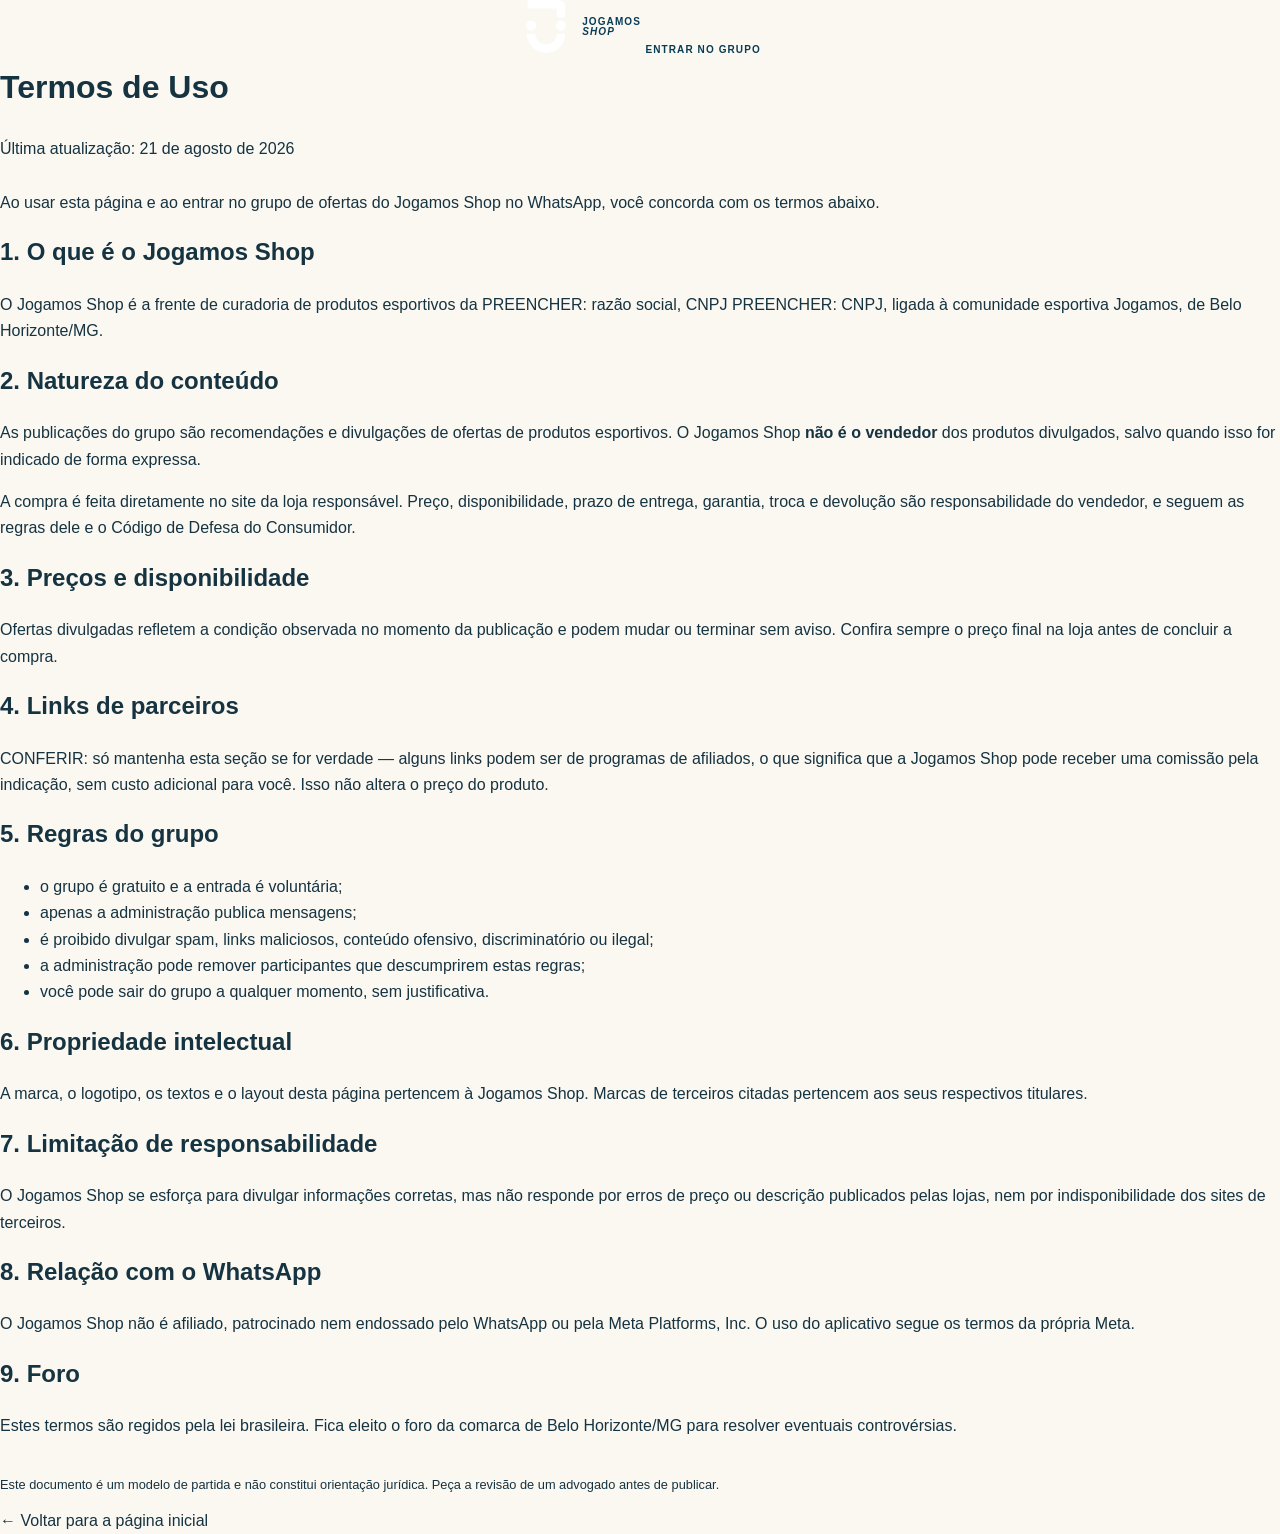
<file: termos-de-uso.html>
<!doctype html>
<html lang="pt-BR">
<head>
<meta charset="UTF-8">
<meta name="viewport" content="width=device-width, initial-scale=1">
<title>Termos de Uso | Jogamos Shop</title>
<meta name="description" content="Termos de uso da página e do grupo de ofertas no WhatsApp do Jogamos Shop.">
<meta name="robots" content="index, follow">
<link rel="canonical" href="https://jogamos-shop.vercel.app/termos-de-uso.html">
<link rel="icon" href="assets/img/favicon.png" type="image/png" sizes="512x512">
<link rel="preconnect" href="https://fonts.googleapis.com">
<link rel="preconnect" href="https://fonts.gstatic.com" crossorigin>
<link rel="stylesheet" href="https://fonts.googleapis.com/css2?family=Archivo:wdth,wght@75..100,400..900&family=Inter:wght@400;500;600&display=swap">
<link rel="stylesheet" href="https://fonts.googleapis.com/css2?family=Poppins:wght@700&text=jogamshp&display=swap">
<link rel="stylesheet" href="assets/css/style.css">
</head>
<body>

<header class="nav is-stuck">
  <div class="nav__in">
    <a class="brand" href="index.html" aria-label="Jogamos Shop — início">
      <img class="mark" src="assets/img/logo-simbolo.png" alt="" width="96" height="128" aria-hidden="true" decoding="async">
      <span class="brand__txt">Jogamos<i>Shop</i></span>
    </a>
    <a class="btn btn--wa btn--sm" data-wa href="https://chat.whatsapp.com/IylWMlh44Us2kKs3klrIwn" target="_blank" rel="noopener">
      <span class="btn__ico" aria-hidden="true"></span>Entrar no grupo
    </a>
  </div>
</header>

<main class="legal">
  <div class="wrap">
    <h1>Termos de Uso</h1>
    <p class="updated">Última atualização: 21 de agosto de 2026</p>

    <p style="margin-top:28px">
      Ao usar esta página e ao entrar no grupo de ofertas do Jogamos Shop no
      WhatsApp, você concorda com os termos abaixo.
    </p>

    <h2>1. O que é o Jogamos Shop</h2>
    <p>
      O Jogamos Shop é a frente de curadoria de produtos esportivos da
      <span class="fill">PREENCHER: razão social</span>, CNPJ
      <span class="fill">PREENCHER: CNPJ</span>, ligada à comunidade esportiva
      Jogamos, de Belo Horizonte/MG.
    </p>

    <h2>2. Natureza do conteúdo</h2>
    <p>
      As publicações do grupo são recomendações e divulgações de ofertas de
      produtos esportivos. O Jogamos Shop <strong>não é o vendedor</strong> dos
      produtos divulgados, salvo quando isso for indicado de forma expressa.
    </p>
    <p>
      A compra é feita diretamente no site da loja responsável. Preço,
      disponibilidade, prazo de entrega, garantia, troca e devolução são
      responsabilidade do vendedor, e seguem as regras dele e o Código de Defesa
      do Consumidor.
    </p>

    <h2>3. Preços e disponibilidade</h2>
    <p>
      Ofertas divulgadas refletem a condição observada no momento da publicação e
      podem mudar ou terminar sem aviso. Confira sempre o preço final na loja
      antes de concluir a compra.
    </p>

    <h2>4. Links de parceiros</h2>
    <p>
      <span class="fill">CONFERIR: só mantenha esta seção se for verdade</span> —
      alguns links podem ser de programas de afiliados, o que significa que a
      Jogamos Shop pode receber uma comissão pela indicação, sem custo adicional
      para você. Isso não altera o preço do produto.
    </p>

    <h2>5. Regras do grupo</h2>
    <ul>
      <li>o grupo é gratuito e a entrada é voluntária;</li>
      <li>apenas a administração publica mensagens;</li>
      <li>é proibido divulgar spam, links maliciosos, conteúdo ofensivo, discriminatório ou ilegal;</li>
      <li>a administração pode remover participantes que descumprirem estas regras;</li>
      <li>você pode sair do grupo a qualquer momento, sem justificativa.</li>
    </ul>

    <h2>6. Propriedade intelectual</h2>
    <p>
      A marca, o logotipo, os textos e o layout desta página pertencem à Jogamos
      Shop. Marcas de terceiros citadas pertencem aos seus respectivos titulares.
    </p>

    <h2>7. Limitação de responsabilidade</h2>
    <p>
      O Jogamos Shop se esforça para divulgar informações corretas, mas não
      responde por erros de preço ou descrição publicados pelas lojas, nem por
      indisponibilidade dos sites de terceiros.
    </p>

    <h2>8. Relação com o WhatsApp</h2>
    <p>
      O Jogamos Shop não é afiliado, patrocinado nem endossado pelo WhatsApp ou
      pela Meta Platforms, Inc. O uso do aplicativo segue os termos da própria Meta.
    </p>

    <h2>9. Foro</h2>
    <p>
      Estes termos são regidos pela lei brasileira. Fica eleito o foro da comarca
      de Belo Horizonte/MG para resolver eventuais controvérsias.
    </p>

    <p style="margin-top:34px;font-size:.8rem;color:var(--mute-2)">
      Este documento é um modelo de partida e não constitui orientação jurídica.
      Peça a revisão de um advogado antes de publicar.
    </p>

    <a class="back" href="index.html">← Voltar para a página inicial</a>
  </div>
</main>

<script src="site.config.js"></script>
<script src="assets/js/main.js" defer></script>
</body>
</html>
</file>
<file: assets/css/style.css>
:root {
  --navy: #073c55;
  --navy-deep: #032f43;
  --blue-soft: #dce8eb;
  --gold: #d1a45a;
  --gold-deep: #a97830;
  --ivory: #f5efe5;
  --paper: #fbf8f2;
  --white: #fffdf9;
  --ink: #153341;
  --muted: #786f66;
  --line: rgba(7, 60, 85, .16);
  --serif: "Playfair Display", Georgia, serif;
  --sans: "DM Sans", Arial, sans-serif;
  --body: "Manrope", Arial, sans-serif;
  --container: min(1240px, calc(100vw - 80px));
  --shadow: 0 24px 60px rgba(3, 47, 67, .13);
}

* { box-sizing: border-box; }
html { scroll-behavior: smooth; scroll-padding-top: 94px; }
body { margin: 0; overflow-x: hidden; background: var(--paper); color: var(--ink); font-family: var(--body); font-size: 16px; line-height: 1.65; -webkit-font-smoothing: antialiased; text-rendering: optimizeLegibility; }
body.menu-open, body.dialog-open { overflow: hidden; }
img { display: block; max-width: 100%; }
a { color: inherit; text-decoration: none; }
button, input { font: inherit; }
button { color: inherit; }
h1, h2, h3, p { margin-top: 0; }
::selection { background: var(--gold); color: var(--navy-deep); }

.container { width: var(--container); margin-inline: auto; }
.skip-link { position: fixed; top: 10px; left: 10px; z-index: 1000; padding: 10px 15px; background: var(--gold); color: var(--navy); transform: translateY(-160%); }
.skip-link:focus { transform: none; }

.newsbar { min-height: 34px; background: var(--navy-deep); color: rgba(255,255,255,.68); font: 600 9px/1 var(--sans); letter-spacing: .14em; text-transform: uppercase; }
.newsbar__inner { min-height: 34px; display: flex; align-items: center; justify-content: space-between; gap: 24px; }
.newsbar p { display: flex; align-items: center; margin: 0; }
.newsbar p i { width: 3px; height: 3px; margin: 0 12px; border-radius: 50%; background: var(--gold); }
.newsbar__inner > div { display: flex; gap: 24px; }
.newsbar a { transition: color .2s ease; }
.newsbar a:hover { color: white; }

.site-header { position: sticky; top: 0; z-index: 30; background: rgba(251,248,242,.96); border-bottom: 1px solid var(--line); transition: box-shadow .25s ease, background .25s ease; }
.site-header.is-scrolled { background: rgba(251,248,242,.92); box-shadow: 0 12px 30px rgba(3,47,67,.09); backdrop-filter: blur(15px); }
.site-header__inner { min-height: 86px; display: flex; align-items: center; justify-content: space-between; gap: 40px; }
.brand { display: inline-flex; align-items: center; flex: 0 0 auto; gap: 10px; }
.brand img { width: 53px; height: 53px; object-fit: contain; }
.brand > span { display: grid; line-height: 1; }
.brand strong { color: var(--navy); font: 500 25px/1 var(--serif); }
.brand small { margin-top: 5px; color: var(--gold-deep); font: 700 8px/1 var(--sans); letter-spacing: .25em; text-transform: uppercase; }
.nav { display: flex; align-items: center; justify-content: center; gap: clamp(25px,3.1vw,48px); margin-left: auto; }
.nav a { position: relative; color: var(--navy); font: 600 10px/1 var(--sans); letter-spacing: .11em; text-transform: uppercase; }
.nav a::after { content: ""; position: absolute; right: 0; bottom: -9px; left: 0; height: 1px; background: var(--gold-deep); transform: scaleX(0); transform-origin: right; transition: transform .25s ease; }
.nav a:hover::after { transform: scaleX(1); transform-origin: left; }
.header-actions { display: flex; align-items: center; }
.agenda-shortcut { display: flex; align-items: center; gap: 18px; min-height: 42px; padding: 0 18px; border: 1px solid var(--navy); color: var(--navy); font: 700 9px/1 var(--sans); letter-spacing: .1em; text-transform: uppercase; transition: background .2s ease, color .2s ease; }
.agenda-shortcut:hover { background: var(--navy); color: white; }
.agenda-shortcut b { font-size: 15px; }
.menu-button { display: none; width: 45px; height: 45px; padding: 0; border: 1px solid var(--line); border-radius: 50%; background: transparent; cursor: pointer; }
.menu-button span { display: block; width: 18px; height: 1px; margin: 5px auto; background: var(--navy); transition: transform .25s ease; }

.kicker { margin-bottom: 13px; color: var(--gold-deep); font: 700 10px/1 var(--sans); letter-spacing: .2em; text-transform: uppercase; }
.label { display: inline-flex; align-items: center; min-height: 28px; padding: 0 11px; background: var(--gold); color: var(--navy); font: 700 8px/1 var(--sans); letter-spacing: .12em; text-transform: uppercase; }
.read-link { display: inline-flex; align-items: center; gap: 13px; padding-bottom: 5px; border-bottom: 1px solid currentColor; color: var(--navy); font: 700 10px/1.2 var(--sans); letter-spacing: .08em; text-transform: uppercase; }
.read-link span { color: var(--gold-deep); font-size: 15px; }

/* Editorial masthead */
.masthead { padding: 48px 0 58px; border-bottom: 1px solid var(--line); background: var(--paper); }
.masthead__edition { display: flex; align-items: center; justify-content: space-between; gap: 25px; padding: 10px 0; border-top: 1px solid var(--navy); border-bottom: 1px solid var(--line); color: var(--muted); font: 700 9px/1 var(--sans); letter-spacing: .13em; text-transform: uppercase; }
.masthead__edition p { margin: 0; color: var(--navy); }
.masthead__title { display: grid; grid-template-columns: minmax(0,1fr) 330px; align-items: end; gap: 75px; padding-top: 45px; }
.masthead h1 { margin: 0; color: var(--navy); font: 500 clamp(52px,6.7vw,92px)/.98 var(--serif); letter-spacing: -.045em; }
.masthead h1 em { color: var(--gold-deep); font-weight: 500; }
.masthead__title > p { margin: 0 0 8px; color: var(--muted); font-size: 14px; line-height: 1.8; }

/* Cover story */
.cover-section { padding: 70px 0 90px; }
.cover-grid { display: grid; grid-template-columns: minmax(0,1.55fr) minmax(330px,.65fr); gap: 58px; }
.cover-story { padding-right: 58px; border-right: 1px solid var(--line); }
.cover-story__image { position: relative; display: block; aspect-ratio: 16/8.6; overflow: hidden; background: var(--ivory); }
.cover-story__image::after { content: ""; position: absolute; inset: 0; border: 1px solid rgba(255,255,255,.26); pointer-events: none; }
.cover-story__image img { width: 100%; height: 100%; object-fit: cover; transition: transform .7s cubic-bezier(.2,.7,.2,1); }
.cover-story__image:hover img { transform: scale(1.025); }
.cover-story__image .label { position: absolute; top: 18px; left: 18px; z-index: 1; }
.cover-story__content { padding-top: 25px; }
.cover-story__meta { display: flex; flex-wrap: wrap; gap: 10px 22px; margin-bottom: 13px; color: var(--gold-deep); font: 700 9px/1 var(--sans); letter-spacing: .1em; text-transform: uppercase; }
.cover-story__meta > * + * { position: relative; }
.cover-story__meta > * + *::before { content: ""; position: absolute; top: 50%; left: -13px; width: 3px; height: 3px; border-radius: 50%; background: var(--gold); transform: translateY(-50%); }
.cover-story h2 { max-width: 900px; margin: 0 0 15px; color: var(--navy); font: 500 clamp(34px,4.1vw,56px)/1.08 var(--serif); letter-spacing: -.025em; }
.cover-story__content > p { max-width: 760px; margin-bottom: 22px; color: var(--muted); font-size: 14px; line-height: 1.75; }

.next-list__heading { display: flex; align-items: end; justify-content: space-between; margin-bottom: 15px; padding-bottom: 16px; border-bottom: 2px solid var(--navy); }
.next-list__heading .kicker { margin-bottom: 4px; }
.next-list__heading h2 { margin: 0; color: var(--navy); font: 500 28px/1 var(--serif); }
.next-item { display: grid; grid-template-columns: 58px 1fr 24px; align-items: center; gap: 15px; padding: 20px 0; border-bottom: 1px solid var(--line); transition: padding .25s ease; }
.next-item:hover { padding-left: 7px; }
.next-item time { display: grid; grid-template-columns: 1fr; justify-items: center; padding-right: 15px; border-right: 1px solid var(--line); }
.next-item time strong { color: var(--navy); font: 500 31px/1 var(--serif); }
.next-item time span { color: var(--gold-deep); font: 700 8px/1 var(--sans); letter-spacing: .12em; }
.next-item div p { margin: 0 0 5px; color: var(--gold-deep); font: 700 8px/1 var(--sans); letter-spacing: .1em; text-transform: uppercase; }
.next-item h3 { margin: 0 0 4px; color: var(--navy); font: 500 19px/1.15 var(--serif); }
.next-item div > span { color: var(--muted); font-size: 9px; }
.next-item > i { color: var(--gold-deep); font-style: normal; }
.next-list__all { display: flex; align-items: center; justify-content: space-between; margin-top: 25px; padding: 13px 0; border-bottom: 1px solid var(--navy); color: var(--navy); font: 700 10px/1 var(--sans); letter-spacing: .08em; text-transform: uppercase; }
.next-list__all span { color: var(--gold-deep); font-size: 16px; }

.marquee { height: 48px; overflow: hidden; border-top: 1px solid var(--navy); border-bottom: 1px solid var(--navy); background: var(--gold); color: var(--navy); }
.marquee > div { width: max-content; height: 100%; display: flex; align-items: center; animation: marquee 32s linear infinite; }
.marquee span { padding: 0 26px; font: 700 9px/1 var(--sans); letter-spacing: .2em; text-transform: uppercase; }
.marquee i { font-style: normal; }

/* Agenda */
.agenda-section { padding: 112px 0 125px; background: var(--white); }
.section-header { display: grid; grid-template-columns: 1fr 420px; align-items: end; gap: 70px; margin-bottom: 45px; }
.section-header h2 { margin: 0; color: var(--navy); font: 500 clamp(44px,5.2vw,70px)/1 var(--serif); letter-spacing: -.035em; }
.section-header > p { margin: 0 0 4px; color: var(--muted); font-size: 13px; line-height: 1.75; }

.agenda-tools { display: grid; grid-template-columns: minmax(250px,1fr) auto auto; align-items: center; gap: 16px; padding: 18px; border: 1px solid var(--line); background: var(--paper); }
.search-box { display: flex; align-items: center; gap: 11px; height: 43px; padding: 0 14px; border-bottom: 1px solid var(--navy); background: var(--white); }
.search-box svg { width: 17px; fill: none; stroke: var(--navy); stroke-width: 1.5; }
.search-box input { width: 100%; border: 0; outline: 0; background: transparent; color: var(--ink); font-size: 12px; }
.search-box input::placeholder { color: #9b9288; }
.month-filters, .view-switch { display: flex; align-items: center; gap: 5px; }
.month-filter, .view-button, .category-filter { border: 1px solid var(--line); background: transparent; cursor: pointer; transition: background .2s ease, color .2s ease, border-color .2s ease; }
.month-filter { min-height: 36px; padding: 0 14px; border-radius: 99px; color: var(--muted); font: 600 9px/1 var(--sans); }
.month-filter:hover, .month-filter.is-active { border-color: var(--navy); background: var(--navy); color: white; }
.view-switch { padding-left: 15px; border-left: 1px solid var(--line); }
.view-button { display: flex; align-items: center; gap: 7px; min-height: 36px; padding: 0 12px; color: var(--muted); font: 600 9px/1 var(--sans); }
.view-button svg { width: 14px; fill: none; stroke: currentColor; stroke-width: 1.6; stroke-linecap: round; }
.view-button:hover, .view-button.is-active { border-color: var(--navy); background: var(--navy); color: white; }

.category-row { display: flex; flex-wrap: wrap; gap: 4px 24px; padding: 22px 0; border-bottom: 1px solid var(--line); }
.category-filter { position: relative; padding: 4px 0; border-width: 0 0 1px; border-color: transparent; color: var(--muted); font: 600 10px/1 var(--sans); }
.category-filter:hover, .category-filter.is-active { border-color: var(--gold-deep); color: var(--navy); }
.agenda-status { display: flex; align-items: center; justify-content: space-between; gap: 20px; padding: 21px 0 12px; color: var(--muted); font-size: 10px; }
.agenda-status p { margin: 0; }
.agenda-status strong { color: var(--navy); }

.month-divider { display: flex; align-items: baseline; justify-content: space-between; margin-top: 30px; padding: 18px 0 13px; border-bottom: 2px solid var(--navy); }
.month-divider span { color: var(--navy); font: 500 30px/1 var(--serif); }
.month-divider b { color: var(--gold-deep); font: 700 9px/1 var(--sans); letter-spacing: .18em; }
.month-divider.is-hidden { display: none; }

.event-card { display: grid; grid-template-columns: 72px 220px minmax(0,1fr) 150px; align-items: stretch; gap: 28px; padding: 27px 0; border-bottom: 1px solid var(--line); transition: opacity .2s ease, background .2s ease; }
.event-card.is-hidden { display: none; }
.event-card:hover { background: linear-gradient(to right, transparent, rgba(209,164,90,.055), transparent); }
.event-card.is-highlighted { animation: highlight 1.6s ease; }
.event-card__date { display: flex; flex-direction: column; align-items: center; justify-content: center; border-right: 1px solid var(--line); color: var(--navy); text-align: center; }
.event-card__date span { margin-bottom: 3px; color: var(--gold-deep); font: 700 8px/1 var(--sans); letter-spacing: .14em; }
.event-card__date strong { font: 500 39px/1 var(--serif); }
.event-card__date small { margin-top: 2px; font: 700 8px/1 var(--sans); letter-spacing: .12em; }
.event-card__image { min-height: 145px; overflow: hidden; background: var(--ivory); }
.event-card__image img { width: 100%; height: 100%; object-fit: cover; transition: transform .55s ease; }
.event-card:hover .event-card__image img { transform: scale(1.04); }
.event-card__content { align-self: center; }
.event-card__category { margin: 0 0 7px; color: var(--gold-deep); font: 700 8px/1 var(--sans); letter-spacing: .12em; text-transform: uppercase; }
.event-card__content h3 { margin: 0 0 7px; color: var(--navy); font: 500 28px/1.1 var(--serif); }
.event-card__content > p:not(.event-card__category) { max-width: 620px; margin: 0 0 10px; color: var(--muted); font-size: 11px; line-height: 1.6; }
.event-card__content ul { display: flex; flex-wrap: wrap; gap: 9px 21px; margin: 0 0 6px; padding: 0; color: var(--navy); font: 600 9px/1 var(--sans); list-style: none; }
.event-card__content li + li { position: relative; }
.event-card__content li + li::before { content: ""; position: absolute; top: 50%; left: -12px; width: 3px; height: 3px; border-radius: 50%; background: var(--gold); }
.event-card__content > span { color: #988f85; font-size: 9px; }
.event-card__action { align-self: center; display: grid; justify-items: end; text-align: right; }
.event-card__action small { color: var(--muted); font-size: 8px; text-transform: uppercase; }
.event-card__action > strong { color: var(--navy); font: 500 22px/1.2 var(--serif); }
.event-card__action > span { color: var(--muted); font-size: 8px; }
.event-card__action a { display: flex; align-items: center; justify-content: space-between; width: 100%; margin-top: 15px; padding: 10px 0; border-top: 1px solid var(--line); border-bottom: 1px solid var(--navy); color: var(--navy); font: 700 9px/1 var(--sans); text-transform: uppercase; }
.event-card__action a b { color: var(--gold-deep); font-size: 14px; }
.empty-state { padding: 80px 20px; text-align: center; }
.empty-state span { color: var(--gold-deep); font: 500 45px/1 var(--serif); }
.empty-state h3 { margin: 10px 0 3px; font: 500 28px/1.2 var(--serif); }
.empty-state p { color: var(--muted); font-size: 12px; }

/* Calendar view */
.calendar-panel { margin-top: 30px; border: 1px solid var(--line); background: var(--paper); }
.calendar-head { display: grid; grid-template-columns: 44px 1fr 44px; align-items: center; min-height: 75px; padding: 0 22px; border-bottom: 1px solid var(--line); }
.calendar-head h3 { margin: 0; color: var(--navy); font: 500 30px/1 var(--serif); text-align: center; }
.calendar-head button { display: grid; width: 38px; height: 38px; place-items: center; border: 1px solid var(--line); border-radius: 50%; background: transparent; cursor: pointer; }
.calendar-head button:hover { border-color: var(--navy); background: var(--navy); color: white; }
.calendar-head button:disabled { opacity: .25; cursor: not-allowed; }
.calendar-head button:disabled:hover { border-color: var(--line); background: transparent; color: inherit; }
.calendar-weekdays, .calendar-grid { display: grid; grid-template-columns: repeat(7,1fr); }
.calendar-weekdays { border-bottom: 1px solid var(--line); }
.calendar-weekdays span { padding: 12px 10px; border-right: 1px solid var(--line); color: var(--muted); font: 700 8px/1 var(--sans); letter-spacing: .14em; text-align: center; }
.calendar-weekdays span:last-child { border-right: 0; }
.calendar-day { position: relative; min-height: 136px; padding: 11px; border-right: 1px solid var(--line); border-bottom: 1px solid var(--line); background: var(--white); }
.calendar-day:nth-child(7n) { border-right: 0; }
.calendar-day.is-outside { background: #f3eee6; color: #aaa097; }
.calendar-day > span { display: inline-grid; width: 25px; height: 25px; place-items: center; color: var(--navy); font: 600 10px/1 var(--sans); }
.calendar-day.is-today > span { border-radius: 50%; background: var(--gold); }
.calendar-event { display: block; width: 100%; margin-top: 5px; padding: 6px 7px; border: 0; border-left: 2px solid var(--gold); background: var(--blue-soft); color: var(--navy); font: 600 8px/1.3 var(--sans); text-align: left; cursor: pointer; }
.calendar-event:hover { background: var(--navy); color: white; }
.calendar-note { display: flex; align-items: center; gap: 8px; margin: 0; padding: 16px 20px; color: var(--muted); font-size: 9px; }
.calendar-note span { width: 8px; height: 8px; border-radius: 50%; background: var(--gold); }

/* Editorial notebook */
.notebook-section { padding: 115px 0 125px; background: var(--ivory); }
.section-header--notebook { margin-bottom: 48px; padding-bottom: 28px; border-bottom: 2px solid var(--navy); }
.notebook-grid { display: grid; grid-template-columns: 1.22fr .78fr; gap: 45px 28px; }
.post-card--lead { grid-row: span 2; padding-right: 28px; border-right: 1px solid var(--line); }
.post-card__button { display: grid; width: 100%; padding: 0; border: 0; background: transparent; color: inherit; text-align: left; cursor: pointer; }
.post-card__image { position: relative; display: block; aspect-ratio: 16/8.8; overflow: hidden; background: #e8ddce; }
.post-card:not(.post-card--lead) .post-card__button { grid-template-columns: 210px 1fr; gap: 22px; }
.post-card:not(.post-card--lead) .post-card__image { aspect-ratio: 1.15; }
.post-card__image img { width: 100%; height: 100%; object-fit: cover; transition: transform .6s ease; }
.post-card:hover .post-card__image img { transform: scale(1.035); }
.post-card__image > i { position: absolute; right: 11px; bottom: 11px; padding: 7px 9px; background: rgba(251,248,242,.94); color: var(--navy); font: 600 8px/1 var(--sans); font-style: normal; }
.post-card__content { display: block; padding-top: 18px; }
.post-card__content small { display: block; margin-bottom: 9px; color: var(--gold-deep); font: 700 8px/1 var(--sans); letter-spacing: .13em; text-transform: uppercase; }
.post-card__content > strong { display: block; margin-bottom: 10px; color: var(--navy); font: 500 26px/1.2 var(--serif); }
.post-card--lead .post-card__content > strong { font-size: clamp(33px,3.8vw,49px); line-height: 1.12; }
.post-card__content p { margin-bottom: 13px; color: var(--muted); font-size: 11px; line-height: 1.65; }
.post-card--lead .post-card__content p { max-width: 670px; font-size: 13px; }
.post-card__content > b { display: inline-flex; gap: 8px; padding-bottom: 4px; border-bottom: 1px solid var(--navy); color: var(--navy); font: 700 8px/1 var(--sans); letter-spacing: .1em; text-transform: uppercase; }
.post-card__content > b i { color: var(--gold-deep); font-style: normal; }

/* About + agenda letter */
.about-strip { padding: 85px 0; background: var(--navy); color: white; }
.about-strip__grid { display: grid; grid-template-columns: 190px 1.25fr .75fr; align-items: center; gap: 65px; }
.about-strip__brand img { width: 165px; height: 150px; object-fit: contain; }
.about-strip blockquote { margin: 0; color: white; font: 500 clamp(32px,3.4vw,47px)/1.24 var(--serif); }
.about-strip__copy { padding-left: 40px; border-left: 1px solid rgba(255,255,255,.18); }
.about-strip__copy p { margin-bottom: 18px; color: rgba(255,255,255,.58); font-size: 11px; line-height: 1.8; }
.about-strip__copy a { display: inline-flex; gap: 10px; padding-bottom: 4px; border-bottom: 1px solid var(--gold); color: var(--gold); font: 700 9px/1 var(--sans); letter-spacing: .1em; text-transform: uppercase; }
.agenda-letter { padding: 65px 0; background: var(--gold); color: var(--navy); }
.agenda-letter__inner { display: grid; grid-template-columns: 1.1fr .7fr auto; align-items: center; gap: 60px; }
.agenda-letter .kicker { color: var(--navy); opacity: .65; }
.agenda-letter h2 { margin: 0; font: 500 clamp(34px,4vw,52px)/1 var(--serif); }
.agenda-letter__inner > p { margin: 0; font-size: 11px; line-height: 1.7; }
.agenda-letter a { display: flex; align-items: center; gap: 25px; min-height: 49px; padding: 0 19px; border: 1px solid var(--navy); font: 700 9px/1 var(--sans); letter-spacing: .09em; text-transform: uppercase; transition: background .2s ease, color .2s ease; }
.agenda-letter a:hover { background: var(--navy); color: white; }

/* Footer */
.footer { background: var(--navy-deep); color: white; }
.footer__grid { display: grid; grid-template-columns: 1.3fr .6fr 1fr .6fr; gap: 65px; padding: 70px 0 60px; }
.footer__brand img { width: 150px; height: 135px; object-fit: contain; margin-top: -28px; }
.footer__brand p { max-width: 250px; margin: 0; color: rgba(255,255,255,.48); font-size: 10px; }
.footer__column { display: flex; flex-direction: column; align-items: flex-start; gap: 8px; }
.footer__column > span { margin-bottom: 12px; color: var(--gold); font: 700 8px/1 var(--sans); letter-spacing: .17em; text-transform: uppercase; }
.footer__column a, .footer address { color: rgba(255,255,255,.62); font-size: 10px; font-style: normal; line-height: 1.8; }
.footer__column a:hover { color: white; }
.footer__bottom { min-height: 68px; display: flex; align-items: center; justify-content: space-between; border-top: 1px solid rgba(255,255,255,.13); color: rgba(255,255,255,.36); font-size: 9px; }
.footer__bottom p { margin: 0; }

.whatsapp-float { position: fixed; right: 20px; bottom: 20px; z-index: 25; display: grid; width: 48px; height: 48px; place-items: center; border-radius: 50%; background: #25d366; box-shadow: 0 10px 28px rgba(0,0,0,.2); color: white; transition: transform .2s ease; }
.whatsapp-float:hover { transform: translateY(-3px); }
.whatsapp-float svg { width: 21px; fill: currentColor; }

/* Article dialog */
.article-dialog { width: min(860px, calc(100vw - 40px)); max-height: 90vh; padding: 0; border: 0; background: var(--paper); box-shadow: 0 30px 90px rgba(1,32,46,.35); color: var(--ink); }
.article-dialog::backdrop { background: rgba(3,47,67,.78); backdrop-filter: blur(6px); }
.dialog-close { position: sticky; top: 14px; float: right; z-index: 2; display: grid; width: 42px; height: 42px; margin: 14px 14px -56px 0; place-items: center; border: 0; border-radius: 50%; background: var(--paper); box-shadow: 0 5px 18px rgba(0,0,0,.15); color: var(--navy); font-size: 26px; cursor: pointer; }
.article-dialog__media { height: 330px; }
.article-dialog__media img { width: 100%; height: 100%; object-fit: cover; }
.article-dialog__article { max-width: 690px; margin: 0 auto; padding: 55px 45px 60px; }
.article-dialog__article h2 { margin: 0 0 19px; color: var(--navy); font: 500 clamp(36px,5vw,57px)/1.08 var(--serif); letter-spacing: -.03em; }
.article-dialog__intro { margin-bottom: 30px; color: var(--gold-deep); font: 500 21px/1.5 var(--serif); }
.article-dialog__body p { margin-bottom: 20px; color: var(--muted); font-size: 13px; line-height: 1.9; }
.article-dialog__body h3 { margin: 35px 0 12px; color: var(--navy); font: 500 25px/1.2 var(--serif); }
.article-dialog__article footer { display: flex; align-items: center; justify-content: space-between; margin-top: 45px; padding-top: 18px; border-top: 1px solid var(--line); color: var(--muted); font: 700 8px/1 var(--sans); letter-spacing: .1em; text-transform: uppercase; }
.dialog-finish { padding: 0; border: 0; border-bottom: 1px solid var(--navy); background: transparent; color: var(--navy); font: inherit; cursor: pointer; }

/* Motion */
.js .reveal { opacity: 0; transform: translateY(22px); transition: opacity .7s ease, transform .7s cubic-bezier(.2,.7,.2,1); }
.js .reveal.is-visible { opacity: 1; transform: none; }
.js .reveal--delay, .js .reveal--delay-1 { transition-delay: .1s; }
.js .reveal--delay-2 { transition-delay: .2s; }
@keyframes marquee { to { transform: translateX(-50%); } }
@keyframes highlight { 0%,100% { background: transparent; } 30% { background: rgba(209,164,90,.23); } }

@media (max-width: 1100px) {
  :root { --container: min(100% - 48px, 1040px); }
  .nav { gap: 24px; }
  .masthead__title { grid-template-columns: 1fr 280px; gap: 45px; }
  .cover-grid { gap: 38px; }
  .cover-story { padding-right: 38px; }
  .agenda-tools { grid-template-columns: 1fr auto; }
  .view-switch { grid-column: 2; grid-row: 2; justify-self: end; }
  .month-filters { grid-column: 1; grid-row: 2; }
  .event-card { grid-template-columns: 65px 185px minmax(0,1fr) 125px; gap: 20px; }
  .post-card:not(.post-card--lead) .post-card__button { grid-template-columns: 170px 1fr; }
  .about-strip__grid { grid-template-columns: 150px 1fr .8fr; gap: 40px; }
}

@media (max-width: 850px) {
  :root { --container: min(100% - 38px, 760px); }
  .newsbar__inner > div { display: none; }
  .newsbar__inner { justify-content: center; }
  .site-header__inner { min-height: 72px; }
  .agenda-shortcut { display: none; }
  .menu-button { display: block; }
  .nav { position: fixed; top: var(--menu-top,106px); right: 0; bottom: 0; left: 0; z-index: 30; display: flex; flex-direction: column; align-items: stretch; justify-content: flex-start; gap: 0; margin: 0; padding: 35px var(--container); background: var(--paper); visibility: hidden; opacity: 0; transform: translateY(-10px); transition: opacity .2s ease, transform .2s ease, visibility .2s; }
  .nav.is-open { visibility: visible; opacity: 1; transform: none; }
  .nav a { padding: 19px 0; border-bottom: 1px solid var(--line); font: 500 30px/1.2 var(--serif); letter-spacing: 0; text-transform: none; }
  .nav a::after { display: none; }
  .menu-open .menu-button span:first-child { transform: translateY(3px) rotate(45deg); }
  .menu-open .menu-button span:last-child { transform: translateY(-3px) rotate(-45deg); }

  .masthead { padding: 38px 0 50px; }
  .masthead__title { grid-template-columns: 1fr; gap: 24px; }
  .masthead__title > p { max-width: 560px; }
  .cover-grid { grid-template-columns: 1fr; }
  .cover-story { padding: 0 0 50px; border-right: 0; border-bottom: 1px solid var(--line); }
  .next-list { max-width: 620px; }
  .section-header { grid-template-columns: 1fr; gap: 18px; }
  .section-header > p { max-width: 550px; }

  .event-card { grid-template-columns: 65px 180px 1fr; }
  .event-card__action { grid-column: 3; display: flex; align-items: center; justify-content: space-between; justify-items: auto; padding-top: 10px; border-top: 1px solid var(--line); text-align: left; }
  .event-card__action small, .event-card__action > span { display: none; }
  .event-card__action a { width: auto; margin: 0; padding: 8px 0; border-top: 0; gap: 30px; }
  .calendar-day { min-height: 115px; padding: 8px; }

  .notebook-grid { grid-template-columns: 1fr; }
  .post-card--lead { grid-row: auto; padding: 0 0 38px; border-right: 0; border-bottom: 1px solid var(--line); }
  .about-strip__grid { grid-template-columns: 145px 1fr; }
  .about-strip__copy { grid-column: 2; padding: 25px 0 0; border-top: 1px solid rgba(255,255,255,.18); border-left: 0; }
  .agenda-letter__inner { grid-template-columns: 1fr 1fr; }
  .agenda-letter a { grid-column: 2; justify-self: start; }
  .footer__grid { grid-template-columns: 1.2fr 1fr 1fr; }
  .footer__brand { grid-column: 1/-1; }
}

@media (max-width: 600px) {
  :root { --container: calc(100% - 30px); }
  html { scroll-padding-top: 78px; }
  .newsbar { font-size: 8px; }
  .site-header__inner { min-height: 68px; }
  .brand img { width: 45px; height: 45px; }
  .brand strong { font-size: 22px; }
  .nav { padding-inline: 20px; }
  .masthead__edition span:last-child { display: none; }
  .masthead__edition p { text-align: right; }
  .masthead h1 { font-size: clamp(43px,13vw,58px); }
  .masthead__title > p { font-size: 12px; }

  .cover-section { padding: 48px 0 65px; }
  .cover-story__image { aspect-ratio: 1.25; }
  .cover-story h2 { font-size: 35px; }
  .cover-story__content > p { font-size: 12px; }
  .next-item { grid-template-columns: 53px 1fr 18px; }
  .marquee { height: 43px; }

  .agenda-section { padding: 75px 0 85px; }
  .section-header h2 { font-size: 44px; }
  .agenda-tools { grid-template-columns: 1fr; gap: 13px; padding: 13px; }
  .search-box, .month-filters, .view-switch { grid-column: 1; grid-row: auto; }
  .month-filters { overflow-x: auto; padding-bottom: 2px; }
  .month-filter { flex: 0 0 auto; }
  .view-switch { justify-self: stretch; padding: 12px 0 0; border-top: 1px solid var(--line); border-left: 0; }
  .view-button { flex: 1; justify-content: center; }
  .category-row { flex-wrap: nowrap; overflow-x: auto; padding-bottom: 18px; }
  .category-filter { flex: 0 0 auto; }
  .agenda-status span { display: none; }
  .month-divider { margin-top: 18px; }

  .event-card { grid-template-columns: 54px 1fr; gap: 16px; padding: 24px 0; }
  .event-card__date { grid-row: 1 / span 3; justify-content: flex-start; padding-top: 4px; }
  .event-card__date strong { font-size: 33px; }
  .event-card__image { grid-column: 2; min-height: 0; aspect-ratio: 16/8.7; }
  .event-card__content { grid-column: 2; }
  .event-card__content h3 { font-size: 25px; }
  .event-card__content > p:not(.event-card__category) { font-size: 10px; }
  .event-card__action { grid-column: 2; }
  .event-card__action > strong { font-size: 19px; }

  .calendar-head { padding-inline: 12px; }
  .calendar-head h3 { font-size: 25px; }
  .calendar-weekdays span { padding: 10px 2px; font-size: 7px; }
  .calendar-day { min-height: 76px; padding: 5px; }
  .calendar-day > span { width: 20px; height: 20px; font-size: 8px; }
  .calendar-event { height: 7px; padding: 0; border: 0; border-radius: 99px; background: var(--gold); color: transparent; overflow: hidden; }
  .calendar-event + .calendar-event { margin-top: 3px; }

  .notebook-section { padding: 78px 0 85px; }
  .section-header--notebook { margin-bottom: 34px; }
  .post-card:not(.post-card--lead) .post-card__button { grid-template-columns: 1fr; }
  .post-card:not(.post-card--lead) .post-card__image { aspect-ratio: 1.5; }
  .post-card__content > strong { font-size: 27px; }
  .post-card--lead .post-card__content > strong { font-size: 35px; }

  .about-strip { padding: 65px 0; }
  .about-strip__grid { grid-template-columns: 1fr; gap: 20px; }
  .about-strip__brand img { width: 130px; height: 118px; }
  .about-strip blockquote { font-size: 33px; }
  .about-strip__copy { grid-column: auto; }
  .agenda-letter__inner { grid-template-columns: 1fr; gap: 25px; }
  .agenda-letter a { grid-column: auto; }
  .footer__grid { grid-template-columns: 1fr 1fr; gap: 45px 25px; }
  .footer__brand { grid-column: 1/-1; }
  .footer__column:nth-child(3) { grid-column: 1/-1; }
  .footer__bottom { align-items: flex-start; flex-direction: column; justify-content: center; gap: 3px; }

  .article-dialog { width: 100vw; max-width: none; max-height: 100vh; height: 100vh; margin: 0; }
  .article-dialog__media { height: 240px; }
  .article-dialog__article { padding: 40px 22px 50px; }
  .article-dialog__article h2 { font-size: 38px; }
  .article-dialog__intro { font-size: 18px; }
  .whatsapp-float { right: 14px; bottom: 14px; }
}

@media (prefers-reduced-motion: reduce) {
  html { scroll-behavior: auto; }
  *, *::before, *::after { animation-duration: .01ms !important; animation-iteration-count: 1 !important; transition-duration: .01ms !important; }
  .js .reveal { opacity: 1; transform: none; }
}
</file>
